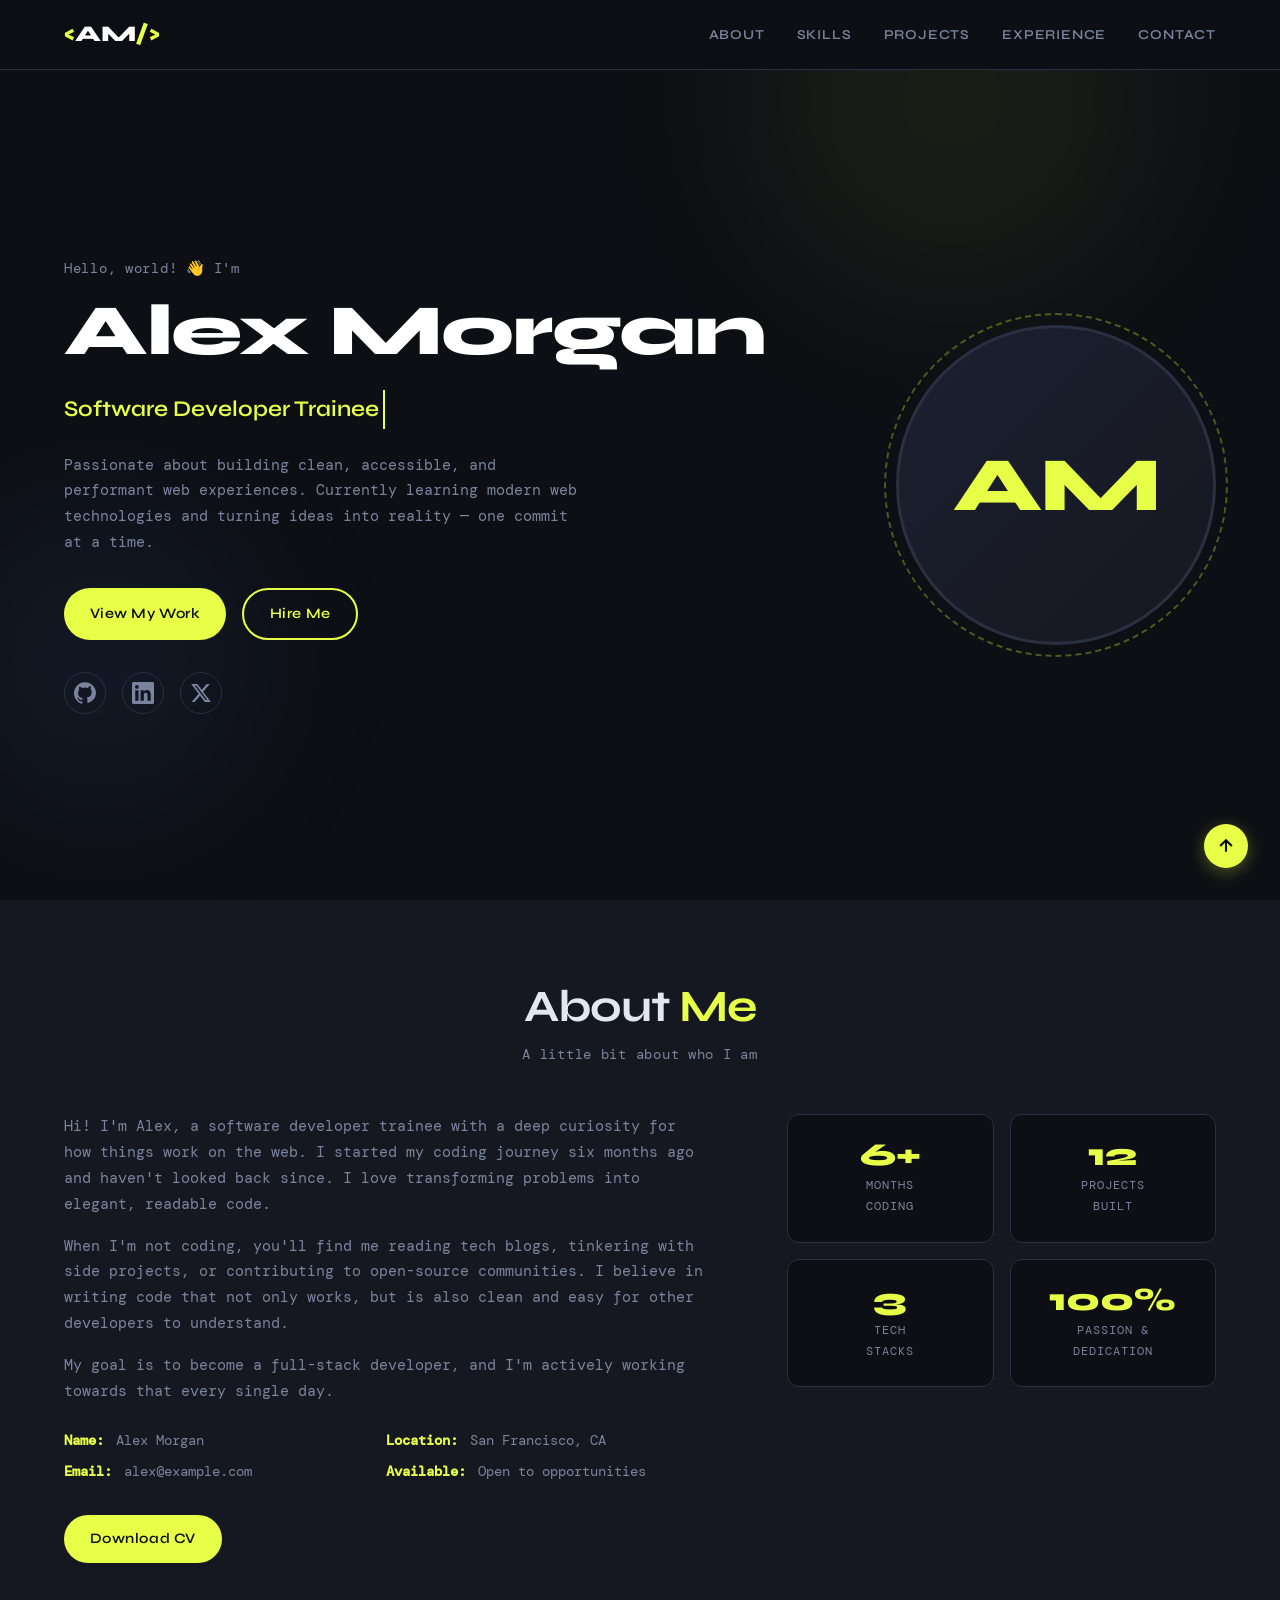
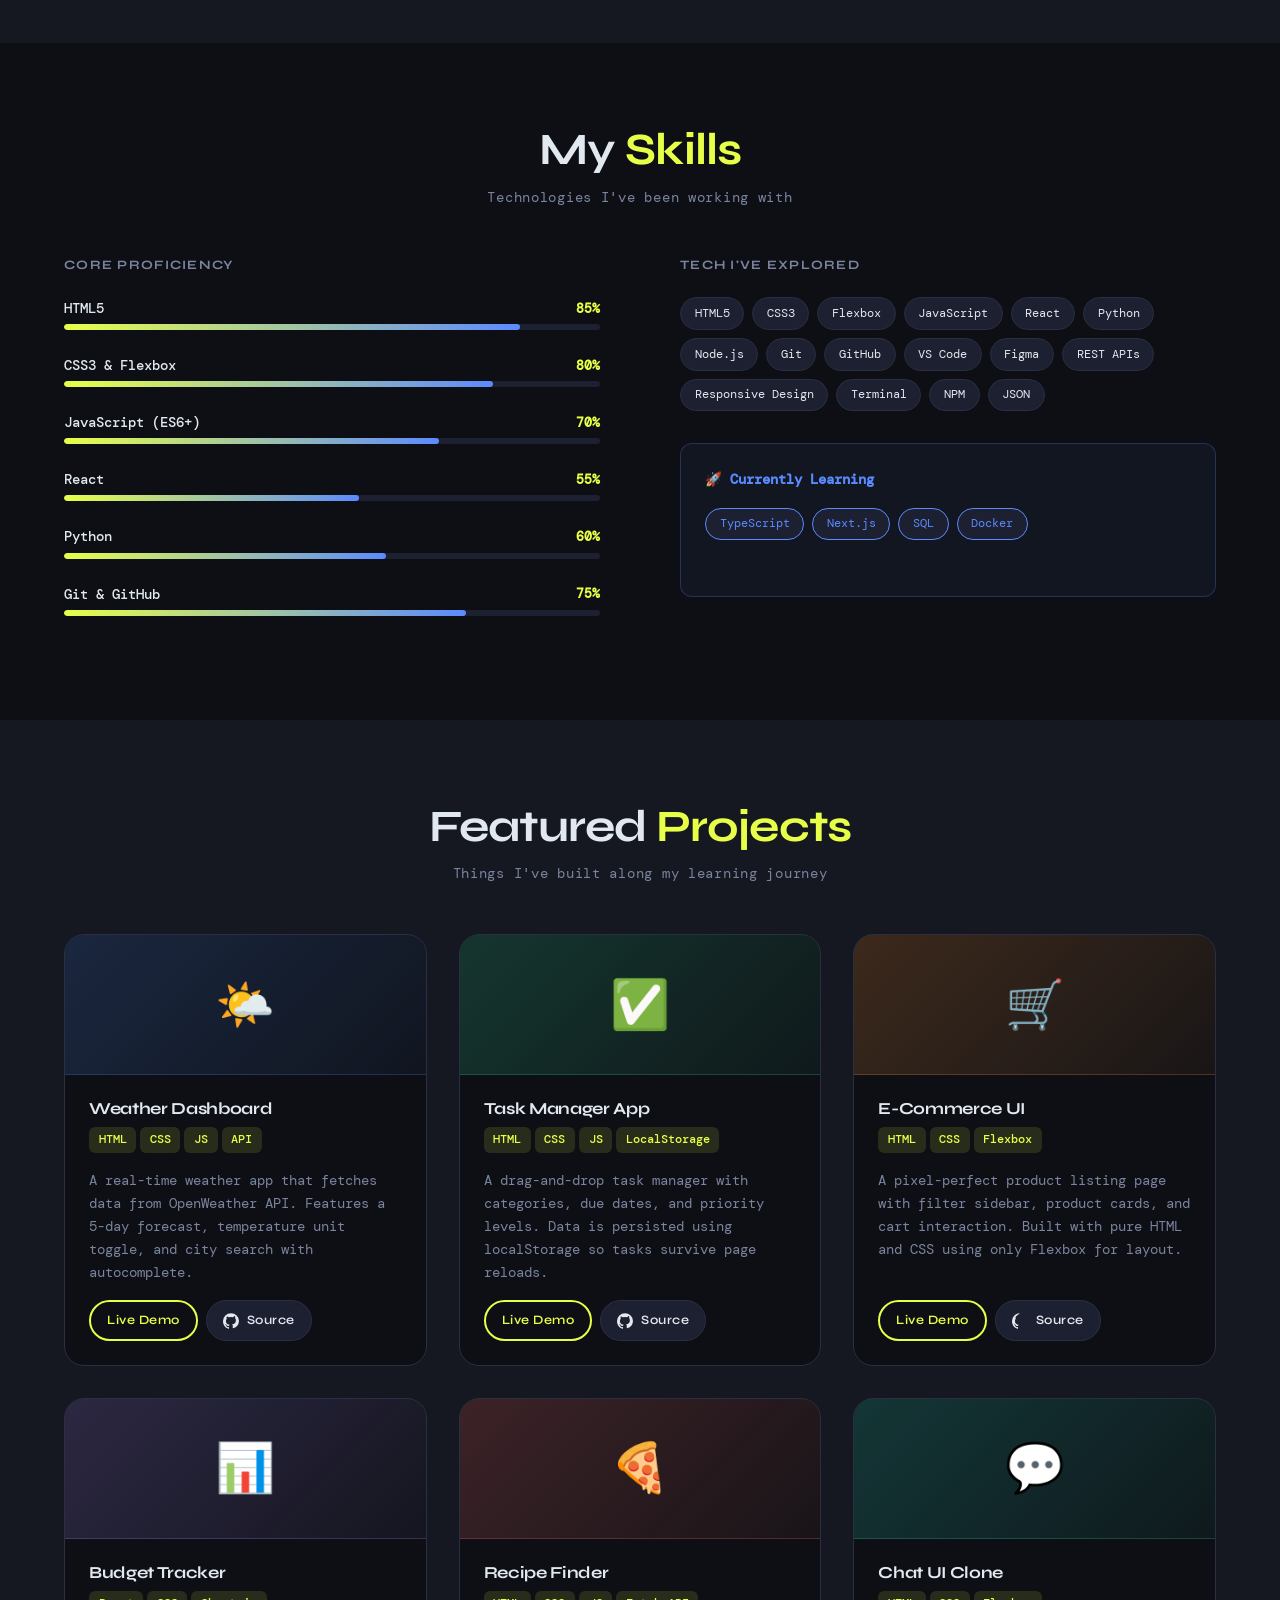
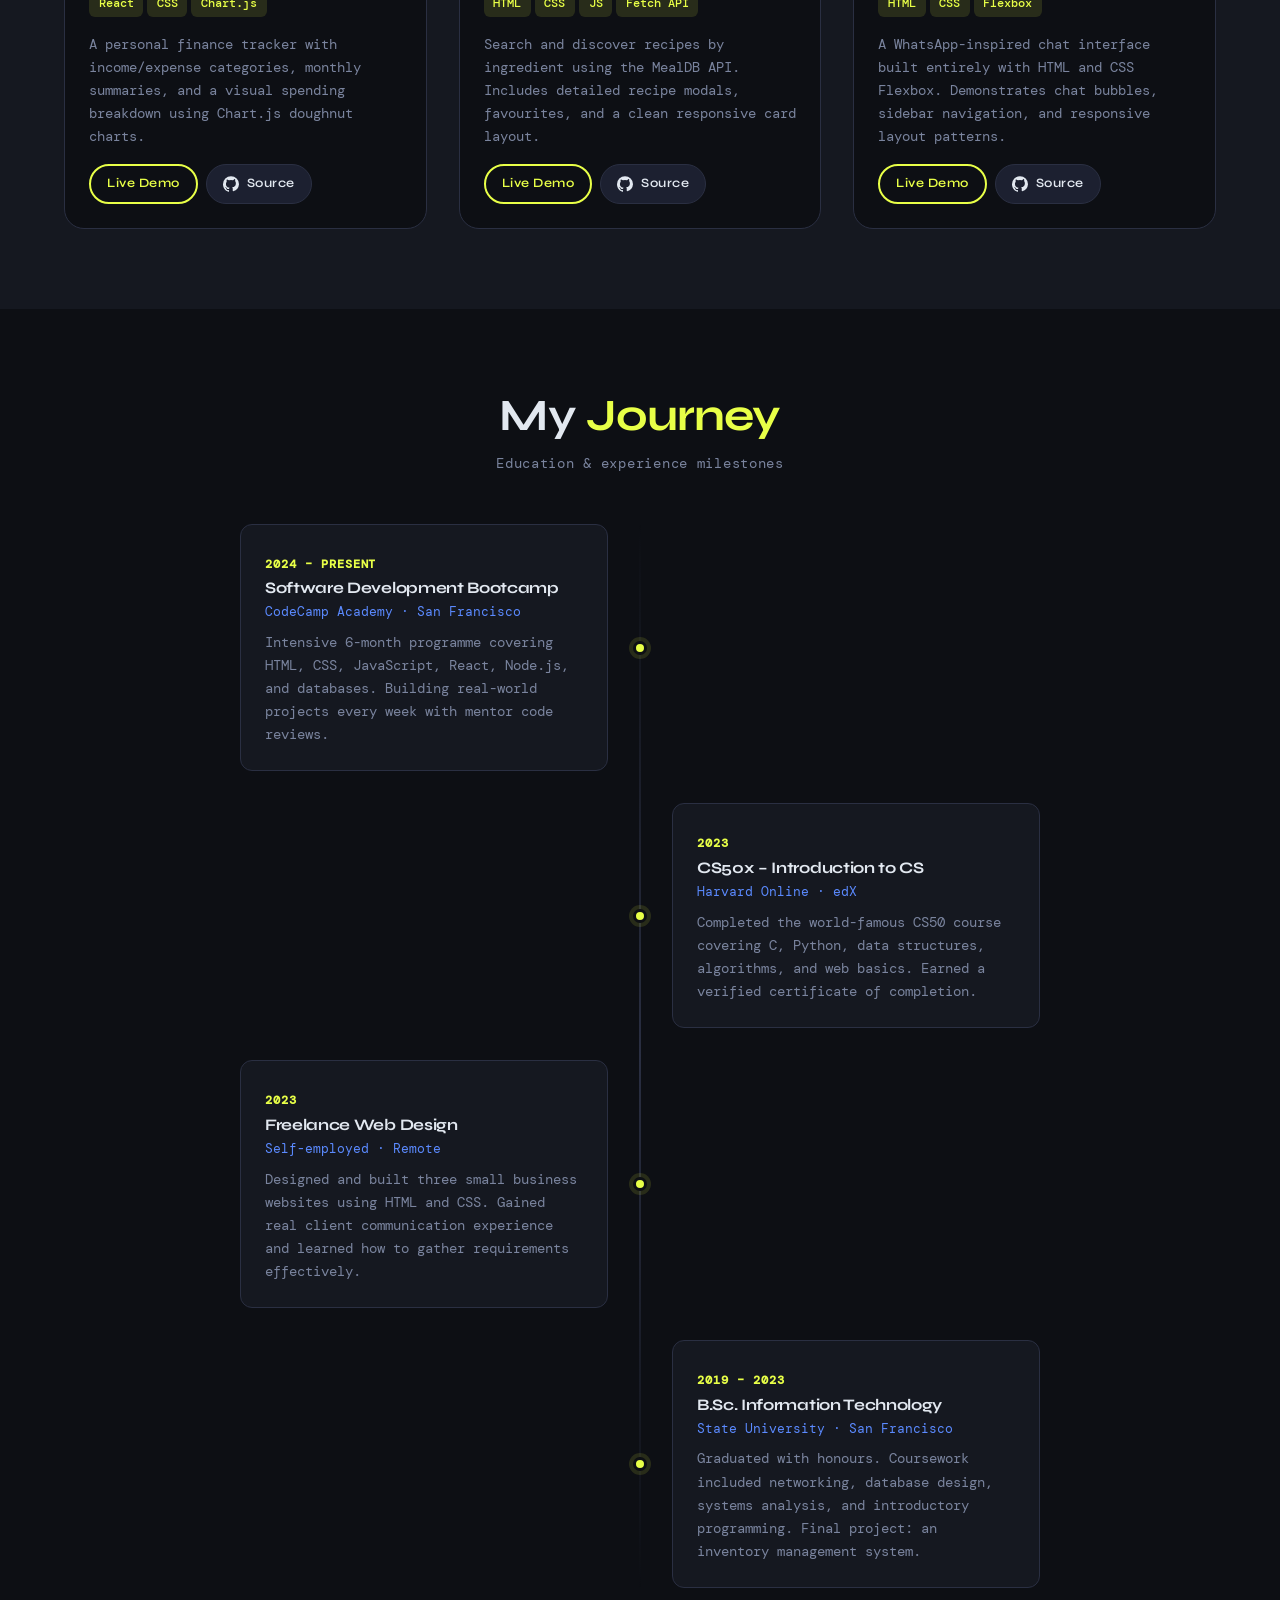
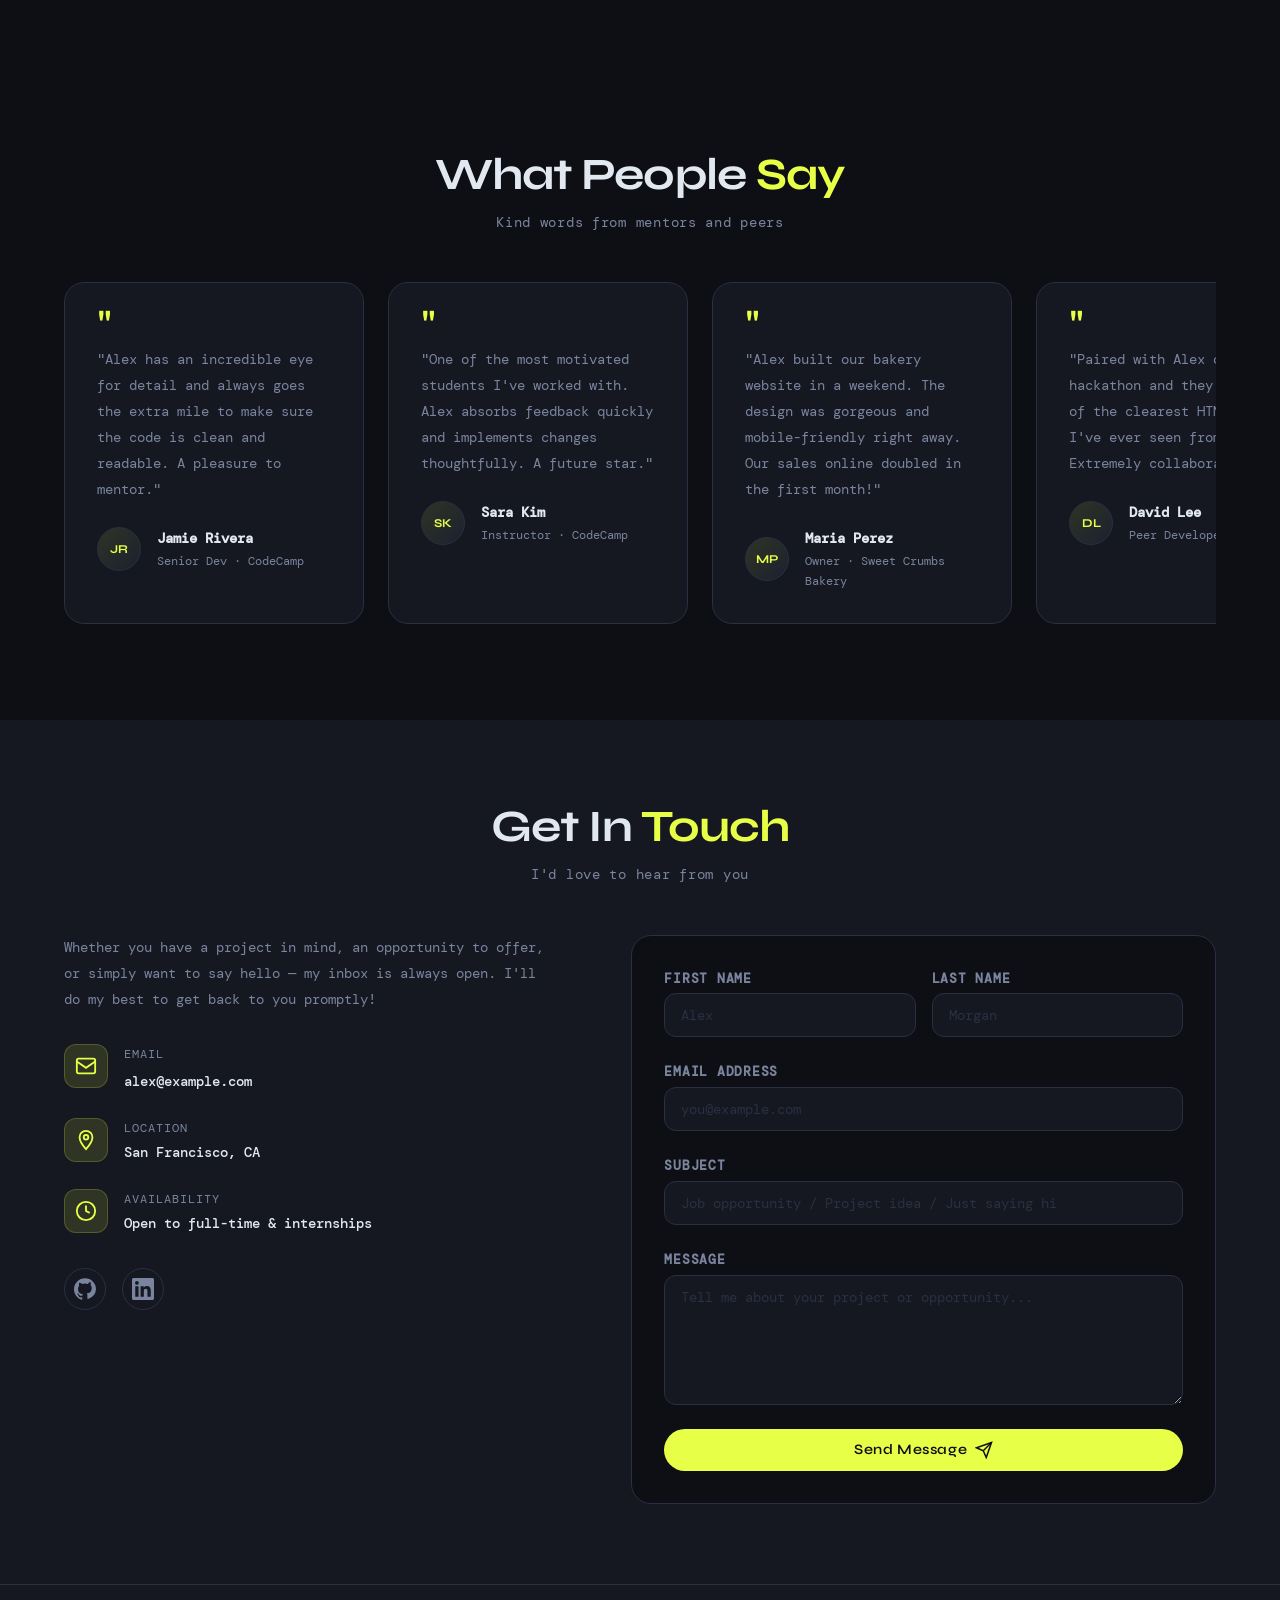
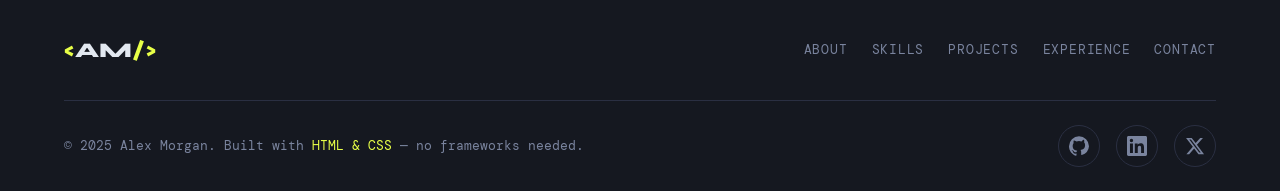
<file: portfolio/index.html>
<!DOCTYPE html>
<html lang="en">

<head>
  <!-- =============================================
       META & SEO
  ============================================= -->
  <meta charset="UTF-8" />
  <meta name="viewport" content="width=device-width, initial-scale=1.0" />
  <meta name="description" content="Alex Morgan – Junior Software Developer Portfolio" />
  <title>Alex Morgan | Developer Portfolio</title>

  <!-- =============================================
       GOOGLE FONTS
       Two fonts loaded:
       • "Syne"      – bold display / headings
       • "DM Mono"   – code-flavoured body text
  ============================================= -->
  <link rel="preconnect" href="https://fonts.googleapis.com" />
  <link rel="preconnect" href="https://fonts.gstatic.com" crossorigin />
  <link
    href="https://fonts.googleapis.com/css2?family=Syne:wght@400;600;700;800&family=DM+Mono:ital,wght@0,300;0,400;0,500;1,300&display=swap"
    rel="stylesheet"
  />

  <!-- External stylesheet -->
  <link rel="stylesheet" href="style.css" />
</head>

<body>

  <!-- =============================================
       NAVIGATION BAR
       Uses flexbox for horizontal layout + space-between
  ============================================= -->
  <header class="navbar">
    <div class="navbar__logo">
      <!-- Simple text logo using a <span> for colour accent -->
      <span class="logo-bracket">&lt;</span>AM<span class="logo-bracket">/&gt;</span>
    </div>

    <!-- Hamburger icon (visible on mobile only) -->
    <input type="checkbox" id="nav-toggle" class="nav-toggle" />
    <label for="nav-toggle" class="hamburger" aria-label="Toggle navigation">
      <span></span>
      <span></span>
      <span></span>
    </label>

    <!-- Nav links – flex row on desktop, flex column on mobile -->
    <nav class="navbar__links">
      <a href="#about">About</a>
      <a href="#skills">Skills</a>
      <a href="#projects">Projects</a>
      <a href="#experience">Experience</a>
      <a href="#contact">Contact</a>
    </nav>
  </header>


  <!-- =============================================
       HERO SECTION
       Full-viewport intro with name, title, CTA
  ============================================= -->
  <section class="hero" id="home">
    <!-- Decorative background blobs (pure CSS circles) -->
    <div class="hero__blob hero__blob--1" aria-hidden="true"></div>
    <div class="hero__blob hero__blob--2" aria-hidden="true"></div>

    <div class="hero__content">
      <!-- Greeting tag line -->
      <p class="hero__tag">Hello, world! 👋 I'm</p>

      <!-- Main heading -->
      <h1 class="hero__name">Alex Morgan</h1>

      <!-- Animated subtitle -->
      <p class="hero__subtitle">
        <span class="typing-wrapper">
          <span class="typing-text">Software Developer Trainee</span>
        </span>
      </p>

      <p class="hero__desc">
        Passionate about building clean, accessible, and performant
        web experiences. Currently learning modern web technologies
        and turning ideas into reality — one commit at a time.
      </p>

      <!-- CTA buttons – flex row -->
      <div class="hero__cta">
        <a href="#projects" class="btn btn--primary">View My Work</a>
        <a href="#contact" class="btn btn--outline">Hire Me</a>
      </div>

      <!-- Social links – flex row -->
      <div class="hero__socials">
        <a href="#" class="social-link" aria-label="GitHub">
          <!-- GitHub SVG icon -->
          <svg viewBox="0 0 24 24" fill="currentColor" width="22" height="22">
            <path d="M12 .3A12 12 0 000 12.3c0 5.3 3.4 9.8 8.2 11.4.6.1.8-.3.8-.6v-2c-3.3.7-4-1.6-4-1.6-.5-1.4-1.3-1.8-1.3-1.8-1.1-.7.1-.7.1-.7 1.2.1 1.8 1.2 1.8 1.2 1.1 1.8 2.8 1.3 3.5 1 .1-.8.4-1.3.8-1.6-2.7-.3-5.5-1.3-5.5-5.9 0-1.3.5-2.4 1.2-3.2 0-.3-.5-1.5.1-3.2 0 0 1-.3 3.3 1.2a11.5 11.5 0 016 0C17 4.1 18 4.4 18 4.4c.6 1.7.2 2.9.1 3.2.8.8 1.2 1.9 1.2 3.2 0 4.6-2.8 5.6-5.5 5.9.4.4.8 1.1.8 2.2v3.3c0 .3.2.7.8.6A12 12 0 0024 12.3 12 12 0 0012 .3z"/>
          </svg>
        </a>
        <a href="#" class="social-link" aria-label="LinkedIn">
          <!-- LinkedIn SVG icon -->
          <svg viewBox="0 0 24 24" fill="currentColor" width="22" height="22">
            <path d="M20.45 20.45h-3.55v-5.57c0-1.33-.03-3.04-1.85-3.04-1.85 0-2.13 1.45-2.13 2.94v5.67H9.37V9h3.41v1.56h.05c.47-.9 1.63-1.85 3.35-1.85 3.58 0 4.25 2.36 4.25 5.43v6.31zM5.34 7.43a2.06 2.06 0 110-4.12 2.06 2.06 0 010 4.12zm1.78 13.02H3.56V9h3.56v11.45zM22.22 0H1.77C.79 0 0 .77 0 1.73v20.54C0 23.23.79 24 1.77 24h20.45C23.2 24 24 23.23 24 22.27V1.73C24 .77 23.2 0 22.22 0z"/>
          </svg>
        </a>
        <a href="#" class="social-link" aria-label="Twitter / X">
          <svg viewBox="0 0 24 24" fill="currentColor" width="22" height="22">
            <path d="M18.244 2.25h3.308l-7.227 8.26 8.502 11.24H16.17l-5.214-6.817L4.99 21.75H1.68l7.73-8.835L1.254 2.25H8.08l4.713 6.231zm-1.161 17.52h1.833L7.084 4.126H5.117z"/>
          </svg>
        </a>
      </div>
    </div>

    <!-- Hero illustration / avatar area -->
    <div class="hero__image">
      <div class="avatar-frame">
        <!-- Placeholder avatar using initials -->
        <div class="avatar-initials">AM</div>
        <!-- Decorative rotating ring -->
        <div class="avatar-ring" aria-hidden="true"></div>
      </div>
    </div>
  </section>


  <!-- =============================================
       ABOUT SECTION
       Two-column flex layout: text + stats cards
  ============================================= -->
  <section class="about section" id="about">
    <div class="container">
      <h2 class="section-title">About <span class="accent">Me</span></h2>
      <p class="section-subtitle">A little bit about who I am</p>

      <!-- Flex row splits into column on mobile -->
      <div class="about__wrapper">

        <!-- Left: bio text -->
        <div class="about__text">
          <p>
            Hi! I'm Alex, a software developer trainee with a deep curiosity
            for how things work on the web. I started my coding journey six
            months ago and haven't looked back since. I love transforming
            problems into elegant, readable code.
          </p>
          <p>
            When I'm not coding, you'll find me reading tech blogs, tinkering
            with side projects, or contributing to open-source communities.
            I believe in writing code that not only works, but is also clean
            and easy for other developers to understand.
          </p>
          <p>
            My goal is to become a full-stack developer, and I'm actively
            working towards that every single day.
          </p>

          <!-- Small info row: flex with wrapping -->
          <ul class="about__info-list">
            <li><span class="info-label">Name:</span> Alex Morgan</li>
            <li><span class="info-label">Location:</span> San Francisco, CA</li>
            <li><span class="info-label">Email:</span> alex@example.com</li>
            <li><span class="info-label">Available:</span> Open to opportunities</li>
          </ul>

          <a href="#" class="btn btn--primary" download>Download CV</a>
        </div>

        <!-- Right: stat cards in a flex-wrap row -->
        <div class="about__stats">
          <div class="stat-card">
            <span class="stat-number">6+</span>
            <span class="stat-label">Months<br>Coding</span>
          </div>
          <div class="stat-card">
            <span class="stat-number">12</span>
            <span class="stat-label">Projects<br>Built</span>
          </div>
          <div class="stat-card">
            <span class="stat-number">3</span>
            <span class="stat-label">Tech<br>Stacks</span>
          </div>
          <div class="stat-card">
            <span class="stat-number">100%</span>
            <span class="stat-label">Passion &amp;<br>Dedication</span>
          </div>
        </div>

      </div>
    </div>
  </section>


  <!-- =============================================
       SKILLS SECTION
       Progress bars + tech-badge pills via flexbox
  ============================================= -->
  <section class="skills section" id="skills">
    <div class="container">
      <h2 class="section-title">My <span class="accent">Skills</span></h2>
      <p class="section-subtitle">Technologies I've been working with</p>

      <!-- Two-column flex layout -->
      <div class="skills__wrapper">

        <!-- Left column: progress bars -->
        <div class="skills__bars">
          <h3 class="skills__group-title">Core Proficiency</h3>

          <!-- Each skill bar: label + bar track + fill -->
          <div class="skill-bar">
            <div class="skill-bar__header">
              <span class="skill-bar__name">HTML5</span>
              <span class="skill-bar__percent">85%</span>
            </div>
            <div class="skill-bar__track">
              <div class="skill-bar__fill" style="--fill: 85%"></div>
            </div>
          </div>

          <div class="skill-bar">
            <div class="skill-bar__header">
              <span class="skill-bar__name">CSS3 &amp; Flexbox</span>
              <span class="skill-bar__percent">80%</span>
            </div>
            <div class="skill-bar__track">
              <div class="skill-bar__fill" style="--fill: 80%"></div>
            </div>
          </div>

          <div class="skill-bar">
            <div class="skill-bar__header">
              <span class="skill-bar__name">JavaScript (ES6+)</span>
              <span class="skill-bar__percent">70%</span>
            </div>
            <div class="skill-bar__track">
              <div class="skill-bar__fill" style="--fill: 70%"></div>
            </div>
          </div>

          <div class="skill-bar">
            <div class="skill-bar__header">
              <span class="skill-bar__name">React</span>
              <span class="skill-bar__percent">55%</span>
            </div>
            <div class="skill-bar__track">
              <div class="skill-bar__fill" style="--fill: 55%"></div>
            </div>
          </div>

          <div class="skill-bar">
            <div class="skill-bar__header">
              <span class="skill-bar__name">Python</span>
              <span class="skill-bar__percent">60%</span>
            </div>
            <div class="skill-bar__track">
              <div class="skill-bar__fill" style="--fill: 60%"></div>
            </div>
          </div>

          <div class="skill-bar">
            <div class="skill-bar__header">
              <span class="skill-bar__name">Git &amp; GitHub</span>
              <span class="skill-bar__percent">75%</span>
            </div>
            <div class="skill-bar__track">
              <div class="skill-bar__fill" style="--fill: 75%"></div>
            </div>
          </div>
        </div>

        <!-- Right column: tech badges (flex-wrap) -->
        <div class="skills__badges">
          <h3 class="skills__group-title">Tech I've Explored</h3>

          <!-- flex-wrap container for pill badges -->
          <div class="badge-cloud">
            <span class="badge">HTML5</span>
            <span class="badge">CSS3</span>
            <span class="badge">Flexbox</span>
            <span class="badge">JavaScript</span>
            <span class="badge">React</span>
            <span class="badge">Python</span>
            <span class="badge">Node.js</span>
            <span class="badge">Git</span>
            <span class="badge">GitHub</span>
            <span class="badge">VS Code</span>
            <span class="badge">Figma</span>
            <span class="badge">REST APIs</span>
            <span class="badge">Responsive Design</span>
            <span class="badge">Terminal</span>
            <span class="badge">NPM</span>
            <span class="badge">JSON</span>
          </div>

          <!-- Learning-now callout card -->
          <div class="learning-card">
            <p class="learning-card__title">🚀 Currently Learning</p>
            <div class="badge-cloud">
              <span class="badge badge--learning">TypeScript</span>
              <span class="badge badge--learning">Next.js</span>
              <span class="badge badge--learning">SQL</span>
              <span class="badge badge--learning">Docker</span>
            </div>
          </div>
        </div>

      </div>
    </div>
  </section>


  <!-- =============================================
       PROJECTS SECTION
       Card layout using flex-wrap
  ============================================= -->
  <section class="projects section" id="projects">
    <div class="container">
      <h2 class="section-title">Featured <span class="accent">Projects</span></h2>
      <p class="section-subtitle">Things I've built along my learning journey</p>

      <!-- Flex-wrap card row -->
      <div class="projects__grid">

        <!-- Project Card 1 -->
        <article class="project-card">
          <!-- Coloured top bar acting as a "screenshot" placeholder -->
          <div class="project-card__image project-card__image--blue">
            <span class="project-card__emoji">🌤️</span>
          </div>
          <div class="project-card__body">
            <div class="project-card__header">
              <h3 class="project-card__title">Weather Dashboard</h3>
              <!-- Tech tags - flex-wrap row -->
              <div class="project-card__tags">
                <span class="tag">HTML</span>
                <span class="tag">CSS</span>
                <span class="tag">JS</span>
                <span class="tag">API</span>
              </div>
            </div>
            <p class="project-card__desc">
              A real-time weather app that fetches data from OpenWeather API.
              Features a 5-day forecast, temperature unit toggle, and
              city search with autocomplete.
            </p>
            <!-- Card footer: flex with space-between -->
            <div class="project-card__footer">
              <a href="#" class="btn btn--small btn--outline">Live Demo</a>
              <a href="#" class="btn btn--small btn--ghost">
                <!-- GitHub icon inline -->
                <svg viewBox="0 0 24 24" fill="currentColor" width="16" height="16">
                  <path d="M12 .3A12 12 0 000 12.3c0 5.3 3.4 9.8 8.2 11.4.6.1.8-.3.8-.6v-2c-3.3.7-4-1.6-4-1.6-.5-1.4-1.3-1.8-1.3-1.8-1.1-.7.1-.7.1-.7 1.2.1 1.8 1.2 1.8 1.2 1.1 1.8 2.8 1.3 3.5 1 .1-.8.4-1.3.8-1.6-2.7-.3-5.5-1.3-5.5-5.9 0-1.3.5-2.4 1.2-3.2 0-.3-.5-1.5.1-3.2 0 0 1-.3 3.3 1.2a11.5 11.5 0 016 0C17 4.1 18 4.4 18 4.4c.6 1.7.2 2.9.1 3.2.8.8 1.2 1.9 1.2 3.2 0 4.6-2.8 5.6-5.5 5.9.4.4.8 1.1.8 2.2v3.3c0 .3.2.7.8.6A12 12 0 0024 12.3 12 12 0 0012 .3z"/>
                </svg>
                Source
              </a>
            </div>
          </div>
        </article>

        <!-- Project Card 2 -->
        <article class="project-card">
          <div class="project-card__image project-card__image--green">
            <span class="project-card__emoji">✅</span>
          </div>
          <div class="project-card__body">
            <div class="project-card__header">
              <h3 class="project-card__title">Task Manager App</h3>
              <div class="project-card__tags">
                <span class="tag">HTML</span>
                <span class="tag">CSS</span>
                <span class="tag">JS</span>
                <span class="tag">LocalStorage</span>
              </div>
            </div>
            <p class="project-card__desc">
              A drag-and-drop task manager with categories, due dates,
              and priority levels. Data is persisted using localStorage
              so tasks survive page reloads.
            </p>
            <div class="project-card__footer">
              <a href="#" class="btn btn--small btn--outline">Live Demo</a>
              <a href="#" class="btn btn--small btn--ghost">
                <svg viewBox="0 0 24 24" fill="currentColor" width="16" height="16">
                  <path d="M12 .3A12 12 0 000 12.3c0 5.3 3.4 9.8 8.2 11.4.6.1.8-.3.8-.6v-2c-3.3.7-4-1.6-4-1.6-.5-1.4-1.3-1.8-1.3-1.8-1.1-.7.1-.7.1-.7 1.2.1 1.8 1.2 1.8 1.2 1.1 1.8 2.8 1.3 3.5 1 .1-.8.4-1.3.8-1.6-2.7-.3-5.5-1.3-5.5-5.9 0-1.3.5-2.4 1.2-3.2 0-.3-.5-1.5.1-3.2 0 0 1-.3 3.3 1.2a11.5 11.5 0 016 0C17 4.1 18 4.4 18 4.4c.6 1.7.2 2.9.1 3.2.8.8 1.2 1.9 1.2 3.2 0 4.6-2.8 5.6-5.5 5.9.4.4.8 1.1.8 2.2v3.3c0 .3.2.7.8.6A12 12 0 0024 12.3 12 12 0 0012 .3z"/>
                </svg>
                Source
              </a>
            </div>
          </div>
        </article>

        <!-- Project Card 3 -->
        <article class="project-card">
          <div class="project-card__image project-card__image--orange">
            <span class="project-card__emoji">🛒</span>
          </div>
          <div class="project-card__body">
            <div class="project-card__header">
              <h3 class="project-card__title">E-Commerce UI</h3>
              <div class="project-card__tags">
                <span class="tag">HTML</span>
                <span class="tag">CSS</span>
                <span class="tag">Flexbox</span>
              </div>
            </div>
            <p class="project-card__desc">
              A pixel-perfect product listing page with filter sidebar,
              product cards, and cart interaction. Built with pure HTML
              and CSS using only Flexbox for layout.
            </p>
            <div class="project-card__footer">
              <a href="#" class="btn btn--small btn--outline">Live Demo</a>
              <a href="#" class="btn btn--small btn--ghost">
                <svg viewBox="0 0 24 24" fill="currentColor" width="16" height="16">
                  <path d="M12 .3A12 12 0 000 12.3c0 5.3 3.4 9.8 8.2 11.4.6.1.8-.3.8-.6v-2c-3.3.7-4-1.6-4-1.6-.5-1.4-1.3-1.8-1.3-1.8-1.1-.7.1-.7.1-.7 1.2.1 1.8 1.2 1.8 1.2 1.1 1.8 2.8 1.3 3.5 1 .1-.8.4-1.3.8-1.6-2.7-.3-5.5-1.3-5.5-5.9 0-1.3.5-2.4 1.2-3.2 0-.3-.5-1.5.1-3.2 0-.3 3.3 1.2a11.5 11.5 0 016 0C17 4.1 18 4.4 18 4.4c.6 1.7.2 2.9.1 3.2.8.8 1.2 1.9 1.2 3.2 0 4.6-2.8 5.6-5.5 5.9.4.4.8 1.1.8 2.2v3.3c0 .3.2.7.8.6A12 12 0 0024 12.3 12 12 0 0012 .3z"/>
                </svg>
                Source
              </a>
            </div>
          </div>
        </article>

        <!-- Project Card 4 -->
        <article class="project-card">
          <div class="project-card__image project-card__image--purple">
            <span class="project-card__emoji">📊</span>
          </div>
          <div class="project-card__body">
            <div class="project-card__header">
              <h3 class="project-card__title">Budget Tracker</h3>
              <div class="project-card__tags">
                <span class="tag">React</span>
                <span class="tag">CSS</span>
                <span class="tag">Chart.js</span>
              </div>
            </div>
            <p class="project-card__desc">
              A personal finance tracker with income/expense categories,
              monthly summaries, and a visual spending breakdown using
              Chart.js doughnut charts.
            </p>
            <div class="project-card__footer">
              <a href="#" class="btn btn--small btn--outline">Live Demo</a>
              <a href="#" class="btn btn--small btn--ghost">
                <svg viewBox="0 0 24 24" fill="currentColor" width="16" height="16">
                  <path d="M12 .3A12 12 0 000 12.3c0 5.3 3.4 9.8 8.2 11.4.6.1.8-.3.8-.6v-2c-3.3.7-4-1.6-4-1.6-.5-1.4-1.3-1.8-1.3-1.8-1.1-.7.1-.7.1-.7 1.2.1 1.8 1.2 1.8 1.2 1.1 1.8 2.8 1.3 3.5 1 .1-.8.4-1.3.8-1.6-2.7-.3-5.5-1.3-5.5-5.9 0-1.3.5-2.4 1.2-3.2 0-.3-.5-1.5.1-3.2 0 0 1-.3 3.3 1.2a11.5 11.5 0 016 0C17 4.1 18 4.4 18 4.4c.6 1.7.2 2.9.1 3.2.8.8 1.2 1.9 1.2 3.2 0 4.6-2.8 5.6-5.5 5.9.4.4.8 1.1.8 2.2v3.3c0 .3.2.7.8.6A12 12 0 0024 12.3 12 12 0 0012 .3z"/>
                </svg>
                Source
              </a>
            </div>
          </div>
        </article>

        <!-- Project Card 5 -->
        <article class="project-card">
          <div class="project-card__image project-card__image--red">
            <span class="project-card__emoji">🍕</span>
          </div>
          <div class="project-card__body">
            <div class="project-card__header">
              <h3 class="project-card__title">Recipe Finder</h3>
              <div class="project-card__tags">
                <span class="tag">HTML</span>
                <span class="tag">CSS</span>
                <span class="tag">JS</span>
                <span class="tag">Fetch API</span>
              </div>
            </div>
            <p class="project-card__desc">
              Search and discover recipes by ingredient using the
              MealDB API. Includes detailed recipe modals, favourites,
              and a clean responsive card layout.
            </p>
            <div class="project-card__footer">
              <a href="#" class="btn btn--small btn--outline">Live Demo</a>
              <a href="#" class="btn btn--small btn--ghost">
                <svg viewBox="0 0 24 24" fill="currentColor" width="16" height="16">
                  <path d="M12 .3A12 12 0 000 12.3c0 5.3 3.4 9.8 8.2 11.4.6.1.8-.3.8-.6v-2c-3.3.7-4-1.6-4-1.6-.5-1.4-1.3-1.8-1.3-1.8-1.1-.7.1-.7.1-.7 1.2.1 1.8 1.2 1.8 1.2 1.1 1.8 2.8 1.3 3.5 1 .1-.8.4-1.3.8-1.6-2.7-.3-5.5-1.3-5.5-5.9 0-1.3.5-2.4 1.2-3.2 0-.3-.5-1.5.1-3.2 0 0 1-.3 3.3 1.2a11.5 11.5 0 016 0C17 4.1 18 4.4 18 4.4c.6 1.7.2 2.9.1 3.2.8.8 1.2 1.9 1.2 3.2 0 4.6-2.8 5.6-5.5 5.9.4.4.8 1.1.8 2.2v3.3c0 .3.2.7.8.6A12 12 0 0024 12.3 12 12 0 0012 .3z"/>
                </svg>
                Source
              </a>
            </div>
          </div>
        </article>

        <!-- Project Card 6 -->
        <article class="project-card">
          <div class="project-card__image project-card__image--teal">
            <span class="project-card__emoji">💬</span>
          </div>
          <div class="project-card__body">
            <div class="project-card__header">
              <h3 class="project-card__title">Chat UI Clone</h3>
              <div class="project-card__tags">
                <span class="tag">HTML</span>
                <span class="tag">CSS</span>
                <span class="tag">Flexbox</span>
              </div>
            </div>
            <p class="project-card__desc">
              A WhatsApp-inspired chat interface built entirely with
              HTML and CSS Flexbox. Demonstrates chat bubbles,
              sidebar navigation, and responsive layout patterns.
            </p>
            <div class="project-card__footer">
              <a href="#" class="btn btn--small btn--outline">Live Demo</a>
              <a href="#" class="btn btn--small btn--ghost">
                <svg viewBox="0 0 24 24" fill="currentColor" width="16" height="16">
                  <path d="M12 .3A12 12 0 000 12.3c0 5.3 3.4 9.8 8.2 11.4.6.1.8-.3.8-.6v-2c-3.3.7-4-1.6-4-1.6-.5-1.4-1.3-1.8-1.3-1.8-1.1-.7.1-.7.1-.7 1.2.1 1.8 1.2 1.8 1.2 1.1 1.8 2.8 1.3 3.5 1 .1-.8.4-1.3.8-1.6-2.7-.3-5.5-1.3-5.5-5.9 0-1.3.5-2.4 1.2-3.2 0-.3-.5-1.5.1-3.2 0 0 1-.3 3.3 1.2a11.5 11.5 0 016 0C17 4.1 18 4.4 18 4.4c.6 1.7.2 2.9.1 3.2.8.8 1.2 1.9 1.2 3.2 0 4.6-2.8 5.6-5.5 5.9.4.4.8 1.1.8 2.2v3.3c0 .3.2.7.8.6A12 12 0 0024 12.3 12 12 0 0012 .3z"/>
                </svg>
                Source
              </a>
            </div>
          </div>
        </article>

      </div><!-- /.projects__grid -->
    </div>
  </section>


  <!-- =============================================
       EXPERIENCE / TIMELINE SECTION
       Vertical timeline using flex column + pseudo-elements
  ============================================= -->
  <section class="experience section" id="experience">
    <div class="container">
      <h2 class="section-title">My <span class="accent">Journey</span></h2>
      <p class="section-subtitle">Education & experience milestones</p>

      <!-- Timeline: flex column, items alternate left/right on desktop -->
      <div class="timeline">

        <!-- Timeline item 1 -->
        <div class="timeline__item timeline__item--left">
          <div class="timeline__dot"></div>
          <div class="timeline__card">
            <span class="timeline__date">2024 – Present</span>
            <h3 class="timeline__title">Software Development Bootcamp</h3>
            <p class="timeline__place">CodeCamp Academy · San Francisco</p>
            <p class="timeline__desc">
              Intensive 6-month programme covering HTML, CSS, JavaScript,
              React, Node.js, and databases. Building real-world projects
              every week with mentor code reviews.
            </p>
          </div>
        </div>

        <!-- Timeline item 2 -->
        <div class="timeline__item timeline__item--right">
          <div class="timeline__dot"></div>
          <div class="timeline__card">
            <span class="timeline__date">2023</span>
            <h3 class="timeline__title">CS50x – Introduction to CS</h3>
            <p class="timeline__place">Harvard Online · edX</p>
            <p class="timeline__desc">
              Completed the world-famous CS50 course covering C, Python,
              data structures, algorithms, and web basics. Earned a
              verified certificate of completion.
            </p>
          </div>
        </div>

        <!-- Timeline item 3 -->
        <div class="timeline__item timeline__item--left">
          <div class="timeline__dot"></div>
          <div class="timeline__card">
            <span class="timeline__date">2023</span>
            <h3 class="timeline__title">Freelance Web Design</h3>
            <p class="timeline__place">Self-employed · Remote</p>
            <p class="timeline__desc">
              Designed and built three small business websites using HTML
              and CSS. Gained real client communication experience and
              learned how to gather requirements effectively.
            </p>
          </div>
        </div>

        <!-- Timeline item 4 -->
        <div class="timeline__item timeline__item--right">
          <div class="timeline__dot"></div>
          <div class="timeline__card">
            <span class="timeline__date">2019 – 2023</span>
            <h3 class="timeline__title">B.Sc. Information Technology</h3>
            <p class="timeline__place">State University · San Francisco</p>
            <p class="timeline__desc">
              Graduated with honours. Coursework included networking,
              database design, systems analysis, and introductory
              programming. Final project: an inventory management system.
            </p>
          </div>
        </div>

      </div><!-- /.timeline -->
    </div>
  </section>


  <!-- =============================================
       TESTIMONIALS SECTION
       Horizontal scrollable row of quote cards
  ============================================= -->
  <section class="testimonials section" id="testimonials">
    <div class="container">
      <h2 class="section-title">What People <span class="accent">Say</span></h2>
      <p class="section-subtitle">Kind words from mentors and peers</p>

      <!-- flex row that allows horizontal scroll on overflow -->
      <div class="testimonials__track">

        <blockquote class="testimonial-card">
          <p class="testimonial-card__quote">
            "Alex has an incredible eye for detail and always goes the
            extra mile to make sure the code is clean and readable.
            A pleasure to mentor."
          </p>
          <footer class="testimonial-card__footer">
            <div class="testimonial-card__avatar">JR</div>
            <div>
              <cite class="testimonial-card__name">Jamie Rivera</cite>
              <span class="testimonial-card__role">Senior Dev · CodeCamp</span>
            </div>
          </footer>
        </blockquote>

        <blockquote class="testimonial-card">
          <p class="testimonial-card__quote">
            "One of the most motivated students I've worked with.
            Alex absorbs feedback quickly and implements changes
            thoughtfully. A future star."
          </p>
          <footer class="testimonial-card__footer">
            <div class="testimonial-card__avatar">SK</div>
            <div>
              <cite class="testimonial-card__name">Sara Kim</cite>
              <span class="testimonial-card__role">Instructor · CodeCamp</span>
            </div>
          </footer>
        </blockquote>

        <blockquote class="testimonial-card">
          <p class="testimonial-card__quote">
            "Alex built our bakery website in a weekend. The design
            was gorgeous and mobile-friendly right away. Our sales
            online doubled in the first month!"
          </p>
          <footer class="testimonial-card__footer">
            <div class="testimonial-card__avatar">MP</div>
            <div>
              <cite class="testimonial-card__name">Maria Perez</cite>
              <span class="testimonial-card__role">Owner · Sweet Crumbs Bakery</span>
            </div>
          </footer>
        </blockquote>

        <blockquote class="testimonial-card">
          <p class="testimonial-card__quote">
            "Paired with Alex on a hackathon and they wrote some of
            the clearest HTML and CSS I've ever seen from a junior.
            Extremely collaborative too."
          </p>
          <footer class="testimonial-card__footer">
            <div class="testimonial-card__avatar">DL</div>
            <div>
              <cite class="testimonial-card__name">David Lee</cite>
              <span class="testimonial-card__role">Peer Developer</span>
            </div>
          </footer>
        </blockquote>

      </div><!-- /.testimonials__track -->
    </div>
  </section>


  <!-- =============================================
       CONTACT SECTION
       Two-column flex: info + form
  ============================================= -->
  <section class="contact section" id="contact">
    <div class="container">
      <h2 class="section-title">Get In <span class="accent">Touch</span></h2>
      <p class="section-subtitle">I'd love to hear from you</p>

      <!-- flex row (column on mobile) -->
      <div class="contact__wrapper">

        <!-- Left: contact info -->
        <div class="contact__info">
          <p class="contact__intro">
            Whether you have a project in mind, an opportunity to offer,
            or simply want to say hello — my inbox is always open.
            I'll do my best to get back to you promptly!
          </p>

          <!-- Info items: each is a flex row -->
          <div class="contact-items">

            <div class="contact-item">
              <!-- Email icon -->
              <div class="contact-item__icon">
                <svg viewBox="0 0 24 24" fill="none" stroke="currentColor" stroke-width="2" width="22" height="22">
                  <rect x="2" y="4" width="20" height="16" rx="2"/>
                  <path d="M2 7l10 7 10-7"/>
                </svg>
              </div>
              <div>
                <p class="contact-item__label">Email</p>
                <a href="mailto:alex@example.com" class="contact-item__value">alex@example.com</a>
              </div>
            </div>

            <div class="contact-item">
              <!-- Location icon -->
              <div class="contact-item__icon">
                <svg viewBox="0 0 24 24" fill="none" stroke="currentColor" stroke-width="2" width="22" height="22">
                  <path d="M12 2C8.13 2 5 5.13 5 9c0 5.25 7 13 7 13s7-7.75 7-13c0-3.87-3.13-7-7-7z"/>
                  <circle cx="12" cy="9" r="2.5"/>
                </svg>
              </div>
              <div>
                <p class="contact-item__label">Location</p>
                <p class="contact-item__value">San Francisco, CA</p>
              </div>
            </div>

            <div class="contact-item">
              <!-- Availability icon -->
              <div class="contact-item__icon">
                <svg viewBox="0 0 24 24" fill="none" stroke="currentColor" stroke-width="2" width="22" height="22">
                  <circle cx="12" cy="12" r="10"/>
                  <path d="M12 6v6l4 2"/>
                </svg>
              </div>
              <div>
                <p class="contact-item__label">Availability</p>
                <p class="contact-item__value">Open to full-time &amp; internships</p>
              </div>
            </div>

          </div><!-- /.contact-items -->

          <!-- Social links row -->
          <div class="contact__socials">
            <a href="#" class="social-link" aria-label="GitHub">
              <svg viewBox="0 0 24 24" fill="currentColor" width="22" height="22">
                <path d="M12 .3A12 12 0 000 12.3c0 5.3 3.4 9.8 8.2 11.4.6.1.8-.3.8-.6v-2c-3.3.7-4-1.6-4-1.6-.5-1.4-1.3-1.8-1.3-1.8-1.1-.7.1-.7.1-.7 1.2.1 1.8 1.2 1.8 1.2 1.1 1.8 2.8 1.3 3.5 1 .1-.8.4-1.3.8-1.6-2.7-.3-5.5-1.3-5.5-5.9 0-1.3.5-2.4 1.2-3.2 0-.3-.5-1.5.1-3.2 0 0 1-.3 3.3 1.2a11.5 11.5 0 016 0C17 4.1 18 4.4 18 4.4c.6 1.7.2 2.9.1 3.2.8.8 1.2 1.9 1.2 3.2 0 4.6-2.8 5.6-5.5 5.9.4.4.8 1.1.8 2.2v3.3c0 .3.2.7.8.6A12 12 0 0024 12.3 12 12 0 0012 .3z"/>
              </svg>
            </a>
            <a href="#" class="social-link" aria-label="LinkedIn">
              <svg viewBox="0 0 24 24" fill="currentColor" width="22" height="22">
                <path d="M20.45 20.45h-3.55v-5.57c0-1.33-.03-3.04-1.85-3.04-1.85 0-2.13 1.45-2.13 2.94v5.67H9.37V9h3.41v1.56h.05c.47-.9 1.63-1.85 3.35-1.85 3.58 0 4.25 2.36 4.25 5.43v6.31zM5.34 7.43a2.06 2.06 0 110-4.12 2.06 2.06 0 010 4.12zm1.78 13.02H3.56V9h3.56v11.45zM22.22 0H1.77C.79 0 0 .77 0 1.73v20.54C0 23.23.79 24 1.77 24h20.45C23.2 24 24 23.23 24 22.27V1.73C24 .77 23.2 0 22.22 0z"/>
              </svg>
            </a>
          </div>

        </div><!-- /.contact__info -->

        <!-- Right: contact form -->
        <div class="contact__form-wrapper">
          <!-- NOTE: action="" should point to your backend/service like Formspree -->
          <form class="contact-form" action="#" method="POST" novalidate>

            <!-- Name row: two fields side by side (flex on desktop) -->
            <div class="form-row">
              <div class="form-group">
                <label for="first-name" class="form-label">First Name</label>
                <input
                  type="text"
                  id="first-name"
                  name="first-name"
                  class="form-input"
                  placeholder="Alex"
                  required
                  autocomplete="given-name"
                />
              </div>
              <div class="form-group">
                <label for="last-name" class="form-label">Last Name</label>
                <input
                  type="text"
                  id="last-name"
                  name="last-name"
                  class="form-input"
                  placeholder="Morgan"
                  required
                  autocomplete="family-name"
                />
              </div>
            </div>

            <!-- Email -->
            <div class="form-group">
              <label for="email" class="form-label">Email Address</label>
              <input
                type="email"
                id="email"
                name="email"
                class="form-input"
                placeholder="you@example.com"
                required
                autocomplete="email"
              />
            </div>

            <!-- Subject -->
            <div class="form-group">
              <label for="subject" class="form-label">Subject</label>
              <input
                type="text"
                id="subject"
                name="subject"
                class="form-input"
                placeholder="Job opportunity / Project idea / Just saying hi"
                required
              />
            </div>

            <!-- Message -->
            <div class="form-group">
              <label for="message" class="form-label">Message</label>
              <textarea
                id="message"
                name="message"
                class="form-input form-textarea"
                placeholder="Tell me about your project or opportunity..."
                rows="5"
                required
              ></textarea>
            </div>

            <!-- Submit button -->
            <button type="submit" class="btn btn--primary btn--full">
              Send Message
              <!-- Send icon -->
              <svg viewBox="0 0 24 24" fill="none" stroke="currentColor" stroke-width="2" width="18" height="18">
                <path d="M22 2L11 13"/>
                <path d="M22 2L15 22 11 13 2 9l20-7z"/>
              </svg>
            </button>

          </form>
        </div><!-- /.contact__form-wrapper -->

      </div><!-- /.contact__wrapper -->
    </div>
  </section>


  <!-- =============================================
       FOOTER
       Flex layout: logo + links + copyright
  ============================================= -->
  <footer class="footer">
    <div class="container">

      <!-- Top row: logo + nav links -->
      <div class="footer__top">
        <div class="footer__logo">
          <span class="logo-bracket">&lt;</span>AM<span class="logo-bracket">/&gt;</span>
        </div>

        <!-- Footer links in a flex row -->
        <nav class="footer__nav" aria-label="Footer navigation">
          <a href="#about">About</a>
          <a href="#skills">Skills</a>
          <a href="#projects">Projects</a>
          <a href="#experience">Experience</a>
          <a href="#contact">Contact</a>
        </nav>
      </div>

      <!-- Divider -->
      <hr class="footer__divider" />

      <!-- Bottom row: copyright + socials -->
      <div class="footer__bottom">
        <p class="footer__copy">
          &copy; 2025 Alex Morgan. Built with
          <span class="accent">HTML &amp; CSS</span> — no frameworks needed.
        </p>

        <!-- Social icons row -->
        <div class="footer__socials">
          <a href="#" class="social-link" aria-label="GitHub">
            <svg viewBox="0 0 24 24" fill="currentColor" width="20" height="20">
              <path d="M12 .3A12 12 0 000 12.3c0 5.3 3.4 9.8 8.2 11.4.6.1.8-.3.8-.6v-2c-3.3.7-4-1.6-4-1.6-.5-1.4-1.3-1.8-1.3-1.8-1.1-.7.1-.7.1-.7 1.2.1 1.8 1.2 1.8 1.2 1.1 1.8 2.8 1.3 3.5 1 .1-.8.4-1.3.8-1.6-2.7-.3-5.5-1.3-5.5-5.9 0-1.3.5-2.4 1.2-3.2 0-.3-.5-1.5.1-3.2 0 0 1-.3 3.3 1.2a11.5 11.5 0 016 0C17 4.1 18 4.4 18 4.4c.6 1.7.2 2.9.1 3.2.8.8 1.2 1.9 1.2 3.2 0 4.6-2.8 5.6-5.5 5.9.4.4.8 1.1.8 2.2v3.3c0 .3.2.7.8.6A12 12 0 0024 12.3 12 12 0 0012 .3z"/>
            </svg>
          </a>
          <a href="#" class="social-link" aria-label="LinkedIn">
            <svg viewBox="0 0 24 24" fill="currentColor" width="20" height="20">
              <path d="M20.45 20.45h-3.55v-5.57c0-1.33-.03-3.04-1.85-3.04-1.85 0-2.13 1.45-2.13 2.94v5.67H9.37V9h3.41v1.56h.05c.47-.9 1.63-1.85 3.35-1.85 3.58 0 4.25 2.36 4.25 5.43v6.31zM5.34 7.43a2.06 2.06 0 110-4.12 2.06 2.06 0 010 4.12zm1.78 13.02H3.56V9h3.56v11.45zM22.22 0H1.77C.79 0 0 .77 0 1.73v20.54C0 23.23.79 24 1.77 24h20.45C23.2 24 24 23.23 24 22.27V1.73C24 .77 23.2 0 22.22 0z"/>
            </svg>
          </a>
          <a href="#" class="social-link" aria-label="Twitter/X">
            <svg viewBox="0 0 24 24" fill="currentColor" width="20" height="20">
              <path d="M18.244 2.25h3.308l-7.227 8.26 8.502 11.24H16.17l-5.214-6.817L4.99 21.75H1.68l7.73-8.835L1.254 2.25H8.08l4.713 6.231zm-1.161 17.52h1.833L7.084 4.126H5.117z"/>
            </svg>
          </a>
        </div>
      </div>

    </div>
  </footer>

  <!-- Back-to-top button -->
  <a href="#home" class="back-to-top" aria-label="Back to top">
    <svg viewBox="0 0 24 24" fill="none" stroke="currentColor" stroke-width="2.5" width="20" height="20">
      <path d="M12 19V5M5 12l7-7 7 7"/>
    </svg>
  </a>

</body>
</html>
</file>
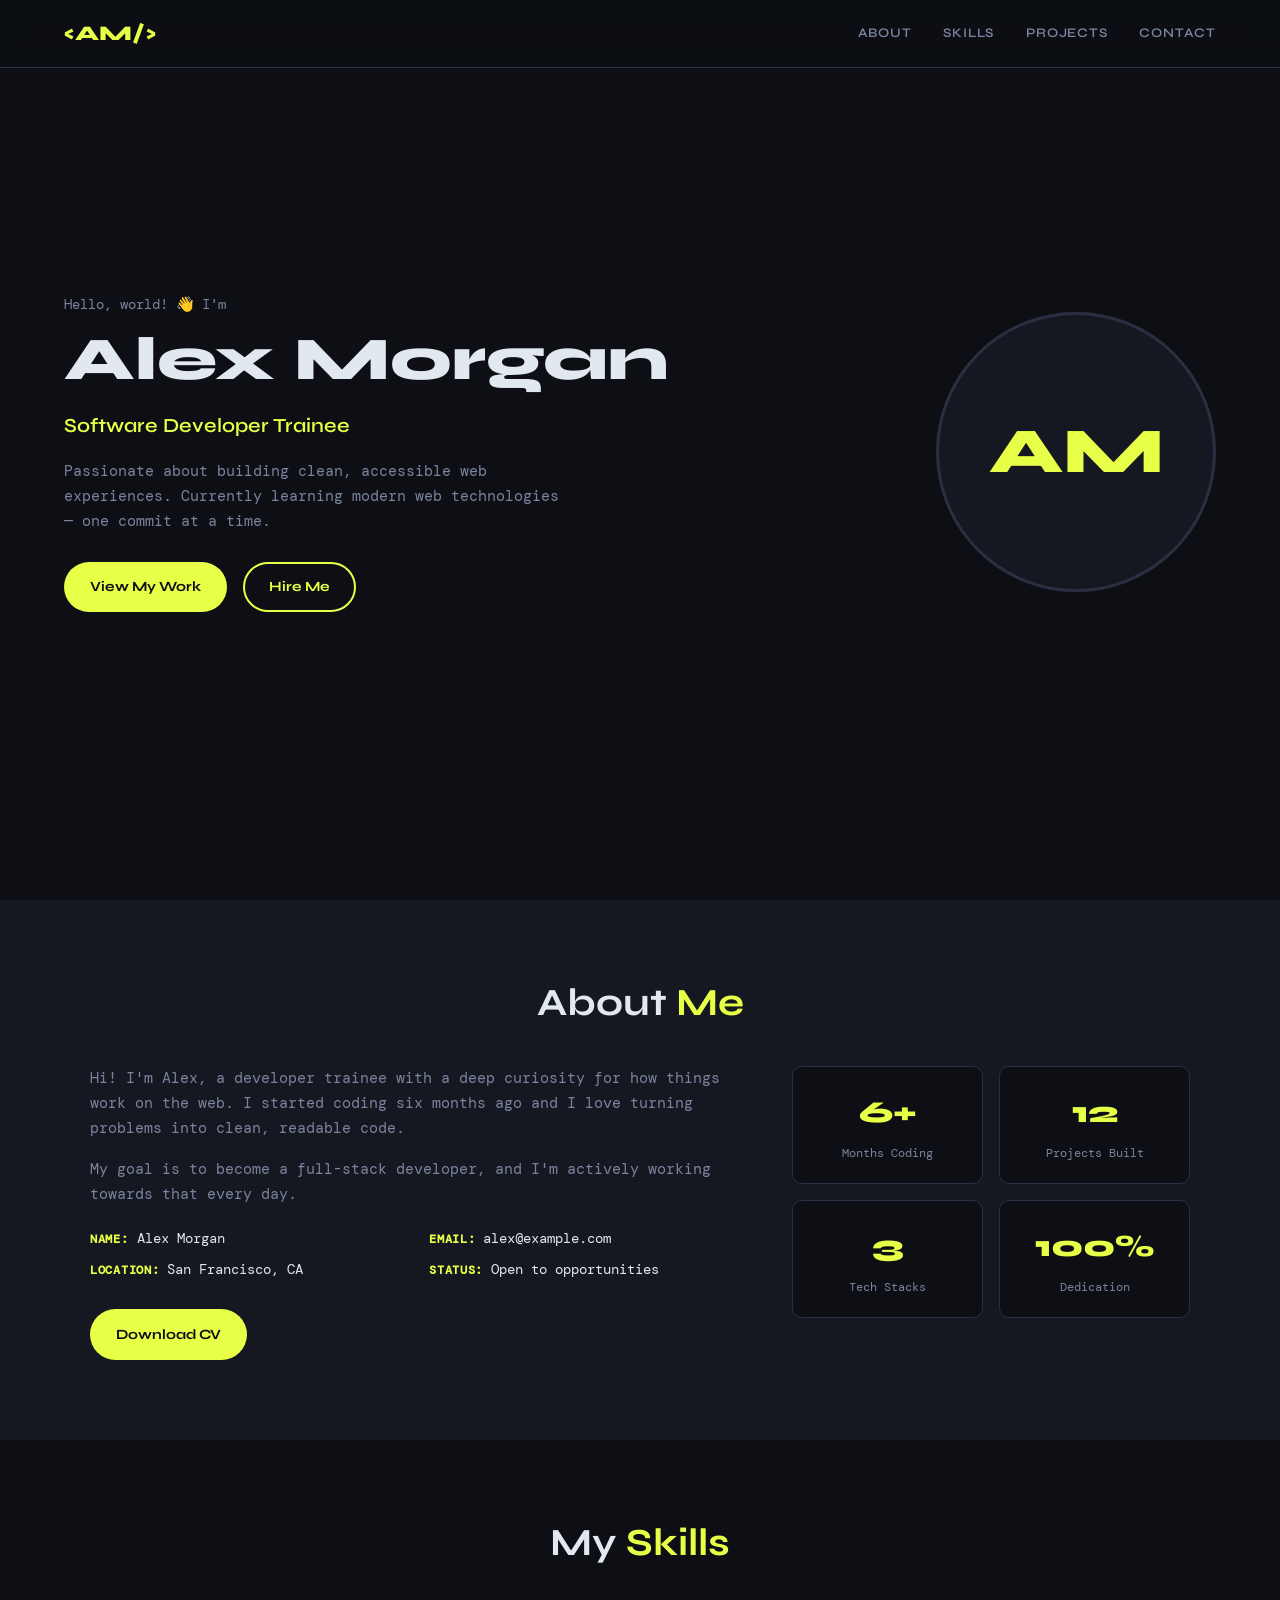
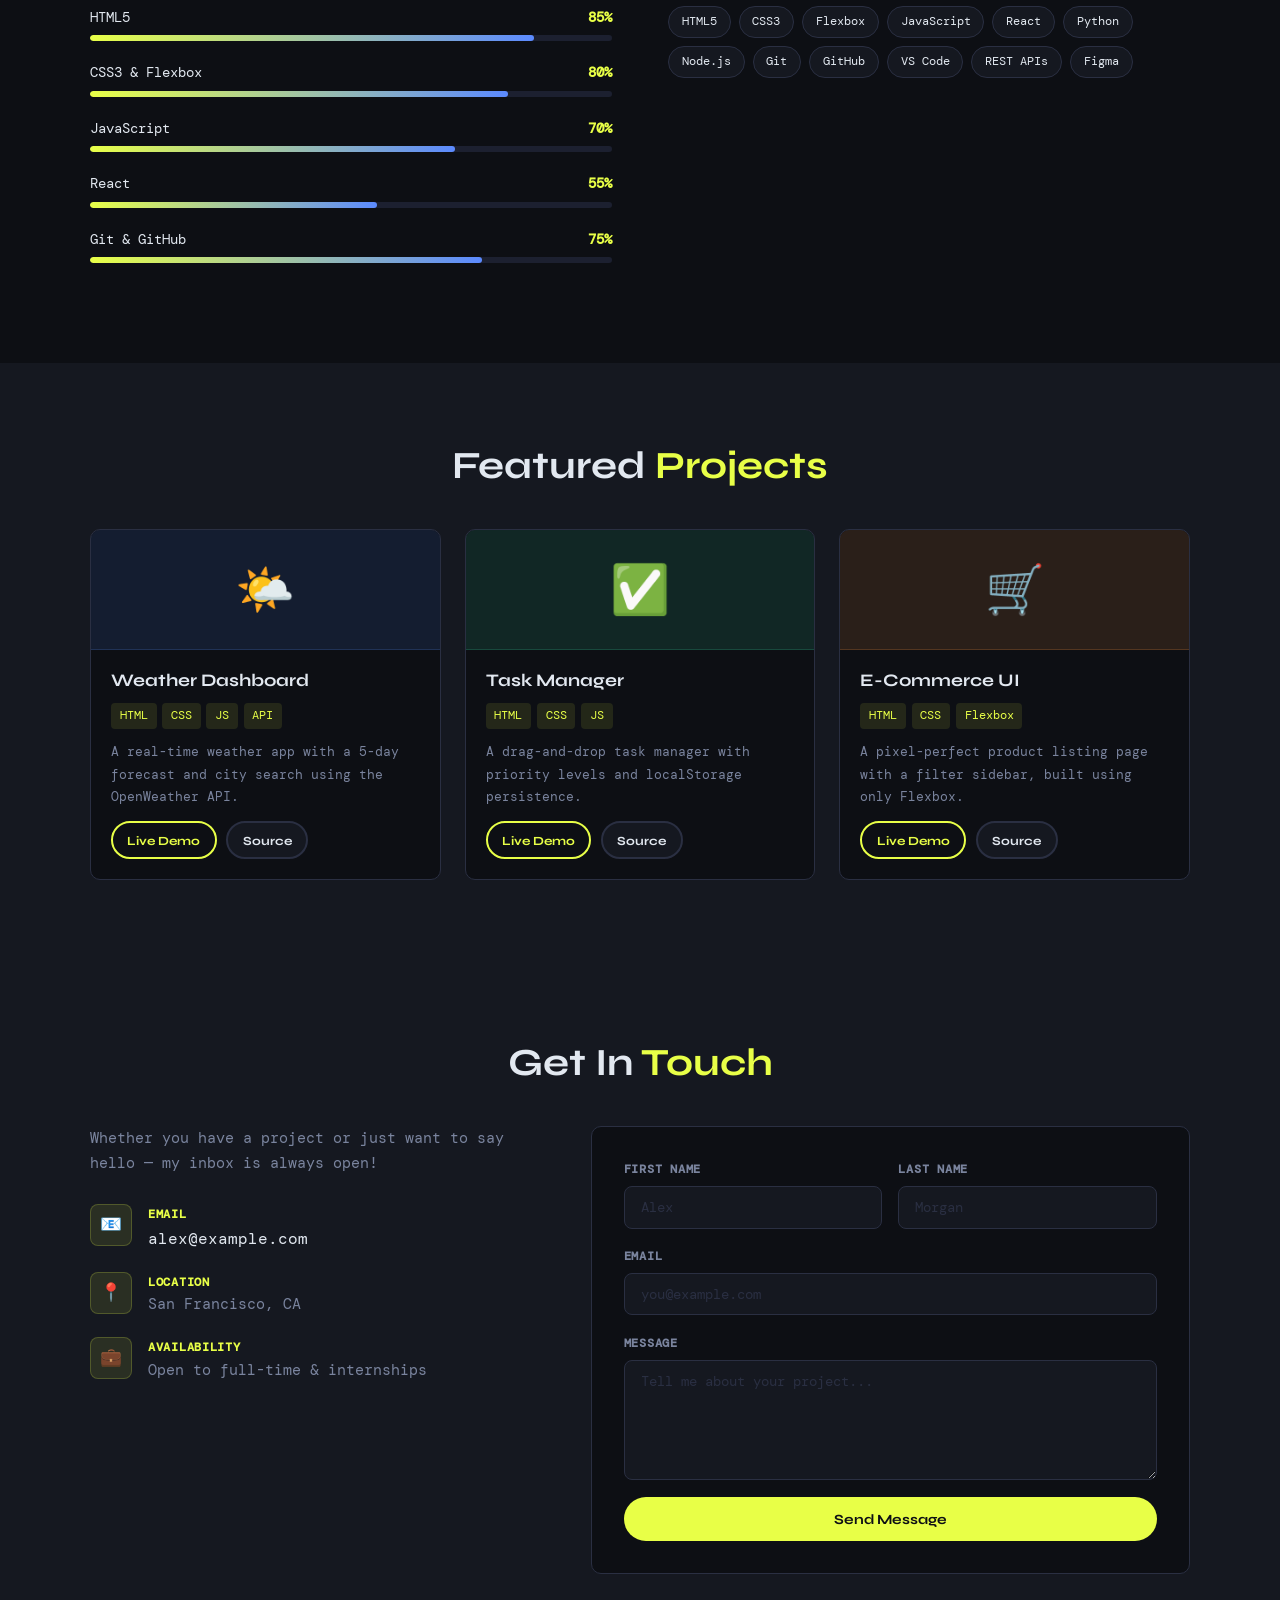
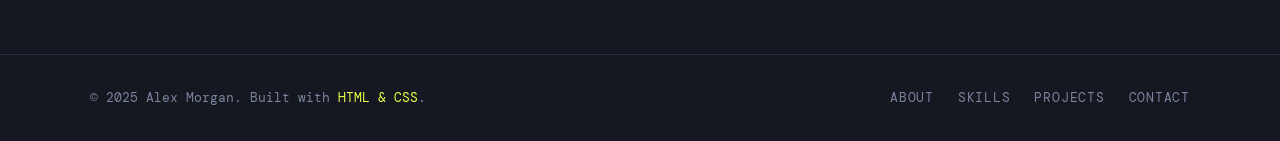
<file: portfolio/index2.html>
<!doctype html>
<html lang="en">
  <head>
    <meta charset="UTF-8" />
    <meta name="viewport" content="width=device-width, initial-scale=1.0" />
    <title>Alex Morgan | Developer Portfolio</title>
    <link rel="preconnect" href="https://fonts.googleapis.com" />
    <link
      href="https://fonts.googleapis.com/css2?family=Syne:wght@400;700;800&family=DM+Mono:wght@300;400&display=swap"
      rel="stylesheet"
    />
    <link rel="stylesheet" href="style2.css" />
  </head>

  <body>
    <!-- ========== NAVBAR ========== -->
    <!-- Flex row: logo on left, links on right -->
    <header class="navbar">
      <div class="logo">&lt;AM/&gt;</div>

      <!-- CSS-only hamburger: hidden checkbox toggles the menu -->
      <input type="checkbox" id="nav-toggle" class="nav-toggle" />
      <label for="nav-toggle" class="hamburger">
        <span></span><span></span><span></span>
      </label>

      <nav class="nav-links">
        <a href="#about">About</a>
        <a href="#skills">Skills</a>
        <a href="#projects">Projects</a>
        <a href="#contact">Contact</a>
      </nav>
    </header>

    <!-- ========== HERO ========== -->
    <!-- Flex row: text on left, avatar on right -->
    <section class="hero" id="home">
      <div class="hero-text">
        <p class="hero-tag">Hello, world! 👋 I'm</p>
        <h1>Alex Morgan</h1>
        <p class="hero-role">Software Developer Trainee</p>
        <p class="hero-desc">
          Passionate about building clean, accessible web experiences. Currently
          learning modern web technologies — one commit at a time.
        </p>
        <!-- Flex row: two CTA buttons -->
        <div class="hero-buttons">
          <a href="#projects" class="btn btn-primary">View My Work</a>
          <a href="#contact" class="btn btn-outline">Hire Me</a>
        </div>
      </div>

      <div class="hero-avatar">
        <div class="avatar-circle">AM</div>
      </div>
    </section>

    <!-- ========== ABOUT ========== -->
    <!-- Flex row: bio text on left, stat cards on right -->
    <section class="section about" id="about">
      <div class="container">
        <h2 class="section-title">About <span class="accent">Me</span></h2>

        <div class="about-wrapper">
          <!-- Left: bio -->
          <div class="about-text">
            <p>
              Hi! I'm Alex, a developer trainee with a deep curiosity for how
              things work on the web. I started coding six months ago and I love
              turning problems into clean, readable code.
            </p>
            <p>
              My goal is to become a full-stack developer, and I'm actively
              working towards that every day.
            </p>
            <!-- Flex-wrap two-column info list -->
            <ul class="info-list">
              <li><span class="label">Name:</span> Alex Morgan</li>
              <li><span class="label">Email:</span> alex@example.com</li>
              <li><span class="label">Location:</span> San Francisco, CA</li>
              <li><span class="label">Status:</span> Open to opportunities</li>
            </ul>
            <a href="#" class="btn btn-primary">Download CV</a>
          </div>

          <!-- Right: stat cards (flex-wrap row) -->
          <div class="stats">
            <div class="stat-card">
              <span class="stat-num">6+</span>
              <span class="stat-label">Months Coding</span>
            </div>
            <div class="stat-card">
              <span class="stat-num">12</span>
              <span class="stat-label">Projects Built</span>
            </div>
            <div class="stat-card">
              <span class="stat-num">3</span>
              <span class="stat-label">Tech Stacks</span>
            </div>
            <div class="stat-card">
              <span class="stat-num">100%</span>
              <span class="stat-label">Dedication</span>
            </div>
          </div>
        </div>
      </div>
    </section>

    <!-- ========== SKILLS ========== -->
    <!-- Flex row: progress bars on left, badge cloud on right -->
    <section class="section skills" id="skills">
      <div class="container">
        <h2 class="section-title">My <span class="accent">Skills</span></h2>

        <div class="skills-wrapper">
          <!-- Left: progress bars -->
          <div class="skill-bars">
            <div class="skill">
              <div class="skill-header"><span>HTML5</span><span>85%</span></div>
              <div class="skill-track">
                <div class="skill-fill" style="--w: 85%"></div>
              </div>
            </div>
            <div class="skill">
              <div class="skill-header">
                <span>CSS3 &amp; Flexbox</span><span>80%</span>
              </div>
              <div class="skill-track">
                <div class="skill-fill" style="--w: 80%"></div>
              </div>
            </div>
            <div class="skill">
              <div class="skill-header">
                <span>JavaScript</span><span>70%</span>
              </div>
              <div class="skill-track">
                <div class="skill-fill" style="--w: 70%"></div>
              </div>
            </div>
            <div class="skill">
              <div class="skill-header"><span>React</span><span>55%</span></div>
              <div class="skill-track">
                <div class="skill-fill" style="--w: 55%"></div>
              </div>
            </div>
            <div class="skill">
              <div class="skill-header">
                <span>Git &amp; GitHub</span><span>75%</span>
              </div>
              <div class="skill-track">
                <div class="skill-fill" style="--w: 75%"></div>
              </div>
            </div>
          </div>

          <!-- Right: badge cloud (flex-wrap) -->
          <div class="badge-cloud">
            <span class="badge">HTML5</span>
            <span class="badge">CSS3</span>
            <span class="badge">Flexbox</span>
            <span class="badge">JavaScript</span>
            <span class="badge">React</span>
            <span class="badge">Python</span>
            <span class="badge">Node.js</span>
            <span class="badge">Git</span>
            <span class="badge">GitHub</span>
            <span class="badge">VS Code</span>
            <span class="badge">REST APIs</span>
            <span class="badge">Figma</span>
          </div>
        </div>
      </div>
    </section>

    <!-- ========== PROJECTS ========== -->
    <!-- Flex-wrap row of project cards -->
    <section class="section projects" id="projects">
      <div class="container">
        <h2 class="section-title">
          Featured <span class="accent">Projects</span>
        </h2>

        <div class="projects-grid">
          <article class="project-card">
            <div class="card-top card-blue">🌤️</div>
            <div class="card-body">
              <h3>Weather Dashboard</h3>
              <div class="tags">
                <span class="tag">HTML</span><span class="tag">CSS</span
                ><span class="tag">JS</span><span class="tag">API</span>
              </div>
              <p>
                A real-time weather app with a 5-day forecast and city search
                using the OpenWeather API.
              </p>
              <div class="card-footer">
                <a href="#" class="btn btn-small btn-outline">Live Demo</a>
                <a href="#" class="btn btn-small btn-ghost">Source</a>
              </div>
            </div>
          </article>

          <article class="project-card">
            <div class="card-top card-green">✅</div>
            <div class="card-body">
              <h3>Task Manager</h3>
              <div class="tags">
                <span class="tag">HTML</span><span class="tag">CSS</span
                ><span class="tag">JS</span>
              </div>
              <p>
                A drag-and-drop task manager with priority levels and
                localStorage persistence.
              </p>
              <div class="card-footer">
                <a href="#" class="btn btn-small btn-outline">Live Demo</a>
                <a href="#" class="btn btn-small btn-ghost">Source</a>
              </div>
            </div>
          </article>

          <article class="project-card">
            <div class="card-top card-orange">🛒</div>
            <div class="card-body">
              <h3>E-Commerce UI</h3>
              <div class="tags">
                <span class="tag">HTML</span><span class="tag">CSS</span
                ><span class="tag">Flexbox</span>
              </div>
              <p>
                A pixel-perfect product listing page with a filter sidebar,
                built using only Flexbox.
              </p>
              <div class="card-footer">
                <a href="#" class="btn btn-small btn-outline">Live Demo</a>
                <a href="#" class="btn btn-small btn-ghost">Source</a>
              </div>
            </div>
          </article>
        </div>
      </div>
    </section>

    <!-- ========== CONTACT ========== -->
    <!-- Flex row: info column on left, form on right -->
    <section class="section contact" id="contact">
      <div class="container">
        <h2 class="section-title">Get In <span class="accent">Touch</span></h2>

        <div class="contact-wrapper">
          <!-- Left: info items — each is a flex row -->
          <div class="contact-info">
            <p class="contact-intro">
              Whether you have a project or just want to say hello — my inbox is
              always open!
            </p>
            <div class="contact-item">
              <div class="contact-icon">📧</div>
              <div>
                <p class="label">Email</p>
                <a href="mailto:alex@example.com">alex@example.com</a>
              </div>
            </div>
            <div class="contact-item">
              <div class="contact-icon">📍</div>
              <div>
                <p class="label">Location</p>
                <p>San Francisco, CA</p>
              </div>
            </div>
            <div class="contact-item">
              <div class="contact-icon">💼</div>
              <div>
                <p class="label">Availability</p>
                <p>Open to full-time &amp; internships</p>
              </div>
            </div>
          </div>

          <!-- Right: contact form -->
          <form class="contact-form" action="#" method="POST">
            <!-- Flex row: two name fields side by side -->
            <div class="form-row">
              <div class="form-group">
                <label for="fname">First Name</label>
                <input
                  type="text"
                  id="fname"
                  name="fname"
                  placeholder="Alex"
                  required
                />
              </div>
              <div class="form-group">
                <label for="lname">Last Name</label>
                <input
                  type="text"
                  id="lname"
                  name="lname"
                  placeholder="Morgan"
                  required
                />
              </div>
            </div>
            <div class="form-group">
              <label for="email">Email</label>
              <input
                type="email"
                id="email"
                name="email"
                placeholder="you@example.com"
                required
              />
            </div>
            <div class="form-group">
              <label for="message">Message</label>
              <textarea
                id="message"
                name="message"
                rows="5"
                placeholder="Tell me about your project..."
                required
              ></textarea>
            </div>
            <button type="submit" class="btn btn-primary btn-full">
              Send Message
            </button>
          </form>
        </div>
      </div>
    </section>

    <!-- ========== FOOTER ========== -->
    <!-- Flex row: copyright on left, nav links on right -->
    <footer class="footer">
      <div class="container footer-inner">
        <p>
          &copy; 2025 Alex Morgan. Built with
          <span class="accent">HTML &amp; CSS</span>.
        </p>
        <nav class="footer-links">
          <a href="#about">About</a>
          <a href="#skills">Skills</a>
          <a href="#projects">Projects</a>
          <a href="#contact">Contact</a>
        </nav>
      </div>
    </footer>
  </body>
</html>
</file>
<file: portfolio/style.css>
/* ================================================================
   ALEX MORGAN — PORTFOLIO STYLESHEET
   ----------------------------------------------------------------
   TABLE OF CONTENTS
   ----------------------------------------------------------------
   1.  CSS Custom Properties (Variables)
   2.  CSS Reset & Base Styles
   3.  Typography
   4.  Reusable Utilities  (container, section, buttons, badges)
   5.  Navbar
   6.  Hero Section
   7.  About Section
   8.  Skills Section
   9.  Projects Section
  10.  Experience / Timeline
  11.  Testimonials
  12.  Contact Section
  13.  Footer
  14.  Back-to-top Button
  15.  Animations & Keyframes
  16.  Media Queries (Mobile Responsive)
   ================================================================ */


/* ================================================================
   1. CSS CUSTOM PROPERTIES (VARIABLES)
   Variables let us change the whole colour scheme from one place.
   ================================================================ */
:root {
  /* --- Colour Palette --- */
  --clr-bg:          #0d0f14;      /* dark page background          */
  --clr-surface:     #151820;      /* card / panel background       */
  --clr-surface-2:   #1c2030;      /* slightly lighter surface      */
  --clr-border:      #2a2f42;      /* subtle borders                */
  --clr-accent:      #e8ff47;      /* lime-yellow primary accent    */
  --clr-accent-dim:  rgba(232, 255, 71, 0.12); /* tinted accent bg  */
  --clr-accent-2:    #5b8aff;      /* blue secondary accent         */
  --clr-text:        #e2e8f0;      /* main body text                */
  --clr-muted:       #7a849e;      /* secondary / label text        */
  --clr-white:       #ffffff;

  /* Project card accent colours */
  --clr-blue:   #4f87f0;
  --clr-green:  #34d399;
  --clr-orange: #fb923c;
  --clr-purple: #a78bfa;
  --clr-red:    #f87171;
  --clr-teal:   #2dd4bf;

  /* --- Typography --- */
  --font-display: 'Syne', sans-serif;
  --font-mono:    'DM Mono', monospace;

  /* --- Spacing scale --- */
  --space-xs:  0.25rem;   /*  4px */
  --space-sm:  0.5rem;    /*  8px */
  --space-md:  1rem;      /* 16px */
  --space-lg:  1.5rem;    /* 24px */
  --space-xl:  2rem;      /* 32px */
  --space-2xl: 3rem;      /* 48px */
  --space-3xl: 5rem;      /* 80px */

  /* --- Borders & Shadows --- */
  --radius-sm:  6px;
  --radius-md:  12px;
  --radius-lg:  20px;
  --radius-full: 9999px;

  --shadow-card: 0 4px 24px rgba(0, 0, 0, 0.4);
  --shadow-glow: 0 0 30px rgba(232, 255, 71, 0.15);

  /* --- Transitions --- */
  --transition: 0.25s ease;
  --transition-slow: 0.4s ease;

  /* --- Layout --- */
  --max-width: 1200px;
  --navbar-h:  70px;
}


/* ================================================================
   2. CSS RESET & BASE STYLES
   Normalize browser differences before adding our own styles.
   ================================================================ */

/*
  Box-sizing border-box:
  Makes width/height include padding and border,
  which is much easier to reason about.
*/
*,
*::before,
*::after {
  box-sizing: border-box;
  margin: 0;
  padding: 0;
}

/* Smooth scrolling for all anchor links */
html {
  scroll-behavior: smooth;
  font-size: 16px; /* 1rem = 16px */
}

body {
  font-family: var(--font-mono);
  background-color: var(--clr-bg);
  color: var(--clr-text);
  line-height: 1.7;
  overflow-x: hidden; /* prevent horizontal scroll from animations */
}

/* Make images responsive by default */
img,
svg {
  display: block;
  max-width: 100%;
}

/* Remove list decoration from all lists */
ul,
ol {
  list-style: none;
}

/* Remove default anchor styles */
a {
  text-decoration: none;
  color: inherit;
}

/* Better button reset */
button {
  cursor: pointer;
  font-family: inherit;
  border: none;
  background: none;
}

/* Form elements inherit font */
input,
textarea,
select {
  font-family: inherit;
  font-size: inherit;
}


/* ================================================================
   3. TYPOGRAPHY
   ================================================================ */

h1, h2, h3, h4 {
  font-family: var(--font-display);
  font-weight: 700;
  line-height: 1.2;
  letter-spacing: -0.02em;
}

h1 { font-size: clamp(2.4rem, 6vw, 4.5rem); }
h2 { font-size: clamp(1.8rem, 4vw, 2.8rem); }
h3 { font-size: clamp(1.1rem, 2.5vw, 1.4rem); }

p { font-size: 0.95rem; }

/* A coloured accent word inside headings */
.accent {
  color: var(--clr-accent);
}

/* Section title + subtitle styling */
.section-title {
  text-align: center;
  margin-bottom: var(--space-sm);
}

.section-subtitle {
  text-align: center;
  color: var(--clr-muted);
  font-size: 0.9rem;
  margin-bottom: var(--space-2xl);
  letter-spacing: 0.05em;
}


/* ================================================================
   4. REUSABLE UTILITIES
   ================================================================ */

/* --- Container: centres content and limits max-width --- */
.container {
  width: 90%;
  max-width: var(--max-width);
  margin-inline: auto; /* same as  margin-left: auto; margin-right: auto; */
}

/* --- Section: consistent vertical padding for every section --- */
.section {
  padding-block: var(--space-3xl);  /* top & bottom spacing */
}

/* Alternating background to separate sections visually */
.about,
.projects,
.contact {
  background-color: var(--clr-surface);
}

/* -------- BUTTONS -------- */
/*
  All buttons share a flex layout so icons sit
  nicely inline next to text.
*/
.btn {
  display: inline-flex;         /* flex to align icon + text */
  align-items: center;          /* vertically centre content */
  justify-content: center;
  gap: var(--space-sm);
  padding: 0.75rem 1.6rem;
  border-radius: var(--radius-full);
  font-family: var(--font-display);
  font-size: 0.9rem;
  font-weight: 600;
  letter-spacing: 0.04em;
  transition: transform var(--transition), box-shadow var(--transition),
              background-color var(--transition), color var(--transition);
  cursor: pointer;
  white-space: nowrap;
}

/* Primary: filled accent button */
.btn--primary {
  background-color: var(--clr-accent);
  color: var(--clr-bg);
}
.btn--primary:hover,
.btn--primary:focus-visible {
  background-color: #d4eb2a;
  transform: translateY(-2px);
  box-shadow: 0 8px 20px rgba(232, 255, 71, 0.3);
}

/* Outline: transparent with accent border */
.btn--outline {
  background-color: transparent;
  color: var(--clr-accent);
  border: 2px solid var(--clr-accent);
}
.btn--outline:hover,
.btn--outline:focus-visible {
  background-color: var(--clr-accent-dim);
  transform: translateY(-2px);
}

/* Ghost: subtle, no border */
.btn--ghost {
  background-color: var(--clr-surface-2);
  color: var(--clr-text);
  border: 1px solid var(--clr-border);
}
.btn--ghost:hover {
  border-color: var(--clr-accent);
  color: var(--clr-accent);
}

/* Small variant for project cards */
.btn--small {
  padding: 0.45rem 1rem;
  font-size: 0.8rem;
}

/* Full-width button for form submit */
.btn--full {
  width: 100%;
}

/* -------- SOCIAL LINKS -------- */
.social-link {
  display: flex;              /* flex to centre the SVG icon */
  align-items: center;
  justify-content: center;
  width: 42px;
  height: 42px;
  border-radius: var(--radius-full);
  border: 1px solid var(--clr-border);
  color: var(--clr-muted);
  transition: color var(--transition), border-color var(--transition),
              background-color var(--transition), transform var(--transition);
}
.social-link:hover {
  color: var(--clr-accent);
  border-color: var(--clr-accent);
  background-color: var(--clr-accent-dim);
  transform: translateY(-3px);
}

/* -------- PILL BADGES -------- */
.badge {
  display: inline-flex;
  align-items: center;
  padding: 0.3rem 0.85rem;
  background-color: var(--clr-surface-2);
  border: 1px solid var(--clr-border);
  border-radius: var(--radius-full);
  font-size: 0.78rem;
  color: var(--clr-text);
  transition: border-color var(--transition), color var(--transition);
}
.badge:hover {
  border-color: var(--clr-accent);
  color: var(--clr-accent);
}

/* Learning badges get a special accent border */
.badge--learning {
  border-color: var(--clr-accent-2);
  color: var(--clr-accent-2);
}

/* -------- TECH TAGS (inside project cards) -------- */
.tag {
  display: inline-flex;
  align-items: center;
  padding: 0.2rem 0.6rem;
  background-color: var(--clr-accent-dim);
  color: var(--clr-accent);
  border-radius: var(--radius-sm);
  font-size: 0.72rem;
  font-weight: 500;
}


/* ================================================================
   5. NAVBAR
   ----------------------------------------------------------------
   KEY FLEXBOX CONCEPTS DEMONSTRATED:
   • display: flex on .navbar
   • justify-content: space-between  (logo ← gap → links)
   • align-items: center             (vertical centering)
   • gap on the links flex container
   ================================================================ */
.navbar {
  position: fixed;              /* sticks to top while scrolling */
  top: 0;
  left: 0;
  right: 0;
  z-index: 1000;
  height: var(--navbar-h);

  /* FLEX CONTAINER: puts logo and links side-by-side */
  display: flex;
  align-items: center;           /* vertically centre all children */
  justify-content: space-between;/* logo on left, links on right   */
  padding-inline: 5%;

  background-color: rgba(13, 15, 20, 0.9);
  border-bottom: 1px solid var(--clr-border);
  backdrop-filter: blur(14px);   /* frosted-glass effect */
  -webkit-backdrop-filter: blur(14px);
}

/* Logo text */
.navbar__logo {
  font-family: var(--font-display);
  font-size: 1.4rem;
  font-weight: 800;
  color: var(--clr-white);
  letter-spacing: -0.03em;
}

.logo-bracket {
  color: var(--clr-accent);
}

/* Nav links container: flex row with spacing */
.navbar__links {
  display: flex;             /* puts all anchor tags in a row    */
  align-items: center;       /* vertically centres the links     */
  gap: var(--space-xl);      /* spacing between each link        */
}

.navbar__links a {
  font-family: var(--font-display);
  font-size: 0.85rem;
  font-weight: 600;
  color: var(--clr-muted);
  letter-spacing: 0.06em;
  text-transform: uppercase;
  transition: color var(--transition);
  position: relative;
}

/* Animated underline on hover */
.navbar__links a::after {
  content: '';
  position: absolute;
  bottom: -4px;
  left: 0;
  width: 0;
  height: 2px;
  background-color: var(--clr-accent);
  transition: width var(--transition);
}
.navbar__links a:hover {
  color: var(--clr-accent);
}
.navbar__links a:hover::after {
  width: 100%;
}

/* ---- Hamburger menu (mobile only) ---- */
/* Hidden on desktop with display:none in media query */
.nav-toggle {
  display: none; /* the actual checkbox input is hidden */
}

.hamburger {
  display: none;                /* hidden on desktop */
  flex-direction: column;
  justify-content: space-between;
  width: 26px;
  height: 18px;
  cursor: pointer;
  z-index: 1001;
}

/* Three bars of the hamburger */
.hamburger span {
  display: block;
  height: 2px;
  background-color: var(--clr-text);
  border-radius: 2px;
  transition: transform var(--transition), opacity var(--transition);
}

/* Animate into an X when checkbox is checked */
.nav-toggle:checked ~ .hamburger span:nth-child(1) {
  transform: translateY(8px) rotate(45deg);
}
.nav-toggle:checked ~ .hamburger span:nth-child(2) {
  opacity: 0;
}
.nav-toggle:checked ~ .hamburger span:nth-child(3) {
  transform: translateY(-8px) rotate(-45deg);
}


/* ================================================================
   6. HERO SECTION
   ----------------------------------------------------------------
   KEY FLEXBOX CONCEPTS DEMONSTRATED:
   • display: flex on .hero
   • flex-direction: row (default)
   • align-items: center
   • justify-content: space-between
   • flex: 1 on .hero__content  (take available space)
   • Nested flex containers (.hero__cta, .hero__socials)
   ================================================================ */
.hero {
  min-height: 100vh;            /* full-viewport height          */
  padding-top: var(--navbar-h); /* offset fixed navbar           */
  padding-inline: 5%;
  position: relative;
  overflow: hidden;

  /* FLEX CONTAINER: side-by-side text + image */
  display: flex;
  flex-direction: row;          /* explicit: children in a row   */
  align-items: center;          /* vertically centre both sides  */
  justify-content: space-between;
  gap: var(--space-2xl);
}

/* Decorative blobs (absolutely positioned circles) */
.hero__blob {
  position: absolute;
  border-radius: var(--radius-full);
  filter: blur(80px);
  pointer-events: none;
  z-index: 0;
}
.hero__blob--1 {
  width: 400px;
  height: 400px;
  background: rgba(232, 255, 71, 0.06);
  top: -100px;
  right: 10%;
}
.hero__blob--2 {
  width: 300px;
  height: 300px;
  background: rgba(91, 138, 255, 0.08);
  bottom: 10%;
  left: -50px;
}

/* Left side: all the text content */
.hero__content {
  flex: 1;                  /* grow to fill available space */
  min-width: 0;             /* prevent overflow on small screens */
  position: relative;
  z-index: 1;
  animation: fadeSlideUp 0.8s ease both;
}

.hero__tag {
  font-size: 0.9rem;
  color: var(--clr-muted);
  margin-bottom: var(--space-sm);
  letter-spacing: 0.05em;
}

.hero__name {
  font-weight: 800;
  color: var(--clr-white);
  margin-bottom: var(--space-md);
}

/* Typing animation wrapper */
.hero__subtitle {
  margin-bottom: var(--space-lg);
}
.typing-wrapper {
  display: inline-block;
  border-right: 2px solid var(--clr-accent); /* blinking cursor */
  padding-right: 4px;
  animation: blink 0.8s step-end infinite;
}
.typing-text {
  font-size: clamp(1rem, 2.5vw, 1.4rem);
  font-family: var(--font-display);
  font-weight: 600;
  color: var(--clr-accent);
}

.hero__desc {
  color: var(--clr-muted);
  max-width: 520px;
  margin-bottom: var(--space-xl);
  font-size: 0.95rem;
}

/* CTA row: two buttons side by side */
.hero__cta {
  display: flex;         /* FLEX: buttons in a row             */
  flex-wrap: wrap;       /* wrap to next line on small screens */
  gap: var(--space-md);
  margin-bottom: var(--space-xl);
}

/* Social icons row */
.hero__socials {
  display: flex;         /* FLEX: icons in a row               */
  gap: var(--space-md);
}

/* Right side: avatar */
.hero__image {
  flex-shrink: 0;        /* don't shrink below its natural size */
  display: flex;
  align-items: center;
  justify-content: center;
  position: relative;
  z-index: 1;
  animation: fadeSlideUp 0.8s 0.2s ease both;
}

/* Avatar frame */
.avatar-frame {
  position: relative;
  width: clamp(200px, 25vw, 320px);
  height: clamp(200px, 25vw, 320px);
}

.avatar-initials {
  width: 100%;
  height: 100%;
  border-radius: var(--radius-full);
  background: linear-gradient(135deg, var(--clr-surface-2), var(--clr-surface));
  border: 3px solid var(--clr-border);

  /* FLEX: centre the initials text */
  display: flex;
  align-items: center;
  justify-content: center;

  font-family: var(--font-display);
  font-size: clamp(2.5rem, 6vw, 5rem);
  font-weight: 800;
  color: var(--clr-accent);
  letter-spacing: -0.02em;
}

/* Rotating decorative ring */
.avatar-ring {
  position: absolute;
  inset: -12px;          /* inset: shorthand for top/right/bottom/left */
  border-radius: var(--radius-full);
  border: 2px dashed var(--clr-accent);
  opacity: 0.3;
  animation: spin 20s linear infinite;
}


/* ================================================================
   7. ABOUT SECTION
   ----------------------------------------------------------------
   KEY FLEXBOX CONCEPTS DEMONSTRATED:
   • .about__wrapper: flex row  (text | stats)
   • .about__info-list: flex row with wrap
   • .about__stats: flex row with wrap (stat cards)
   ================================================================ */
.about__wrapper {
  display: flex;            /* FLEX: text and stats side by side */
  flex-direction: row;      /* explicit row direction            */
  align-items: flex-start;  /* align to top edge                 */
  gap: var(--space-3xl);
}

.about__text {
  flex: 1.2;              /* text side gets slightly more space */
  min-width: 0;
}
.about__text p {
  color: var(--clr-muted);
  margin-bottom: var(--space-md);
}

/* Info list: flex row of two columns (wraps to 1 col on mobile) */
.about__info-list {
  display: flex;            /* FLEX: info items in a row         */
  flex-wrap: wrap;          /* wrap so 2 items per row           */
  gap: var(--space-sm) var(--space-xl);
  margin-block: var(--space-lg) var(--space-xl);
}
.about__info-list li {
  flex-basis: calc(50% - var(--space-xl));  /* two items per row */
  font-size: 0.85rem;
  color: var(--clr-muted);
}
.info-label {
  color: var(--clr-accent);
  font-weight: 600;
  margin-right: var(--space-xs);
}

/* Stat cards container: flex row that wraps */
.about__stats {
  flex: 0.8;
  display: flex;            /* FLEX: stat cards in rows          */
  flex-wrap: wrap;          /* wrap so 2 cards per row           */
  gap: var(--space-md);
  align-content: flex-start;
}

/* Individual stat card */
.stat-card {
  flex: 1 1 calc(50% - var(--space-md) / 2);  /* 2 per row */
  min-width: 120px;

  display: flex;            /* FLEX: number + label stacked      */
  flex-direction: column;
  align-items: center;
  justify-content: center;
  text-align: center;

  padding: var(--space-lg);
  background-color: var(--clr-bg);
  border: 1px solid var(--clr-border);
  border-radius: var(--radius-md);
  transition: border-color var(--transition), transform var(--transition);
}
.stat-card:hover {
  border-color: var(--clr-accent);
  transform: translateY(-4px);
}

.stat-number {
  font-family: var(--font-display);
  font-size: 2rem;
  font-weight: 800;
  color: var(--clr-accent);
  line-height: 1;
  margin-bottom: var(--space-xs);
}
.stat-label {
  font-size: 0.78rem;
  color: var(--clr-muted);
  text-transform: uppercase;
  letter-spacing: 0.08em;
}


/* ================================================================
   8. SKILLS SECTION
   ----------------------------------------------------------------
   KEY FLEXBOX CONCEPTS DEMONSTRATED:
   • .skills__wrapper: flex row (bars | badges)
   • .badge-cloud: flex row with flex-wrap
   ================================================================ */
.skills__wrapper {
  display: flex;              /* FLEX: two columns side by side  */
  gap: var(--space-3xl);
  align-items: flex-start;
}

.skills__bars,
.skills__badges {
  flex: 1;                    /* equal width columns             */
  min-width: 0;
}

.skills__group-title {
  font-size: 0.8rem;
  text-transform: uppercase;
  letter-spacing: 0.1em;
  color: var(--clr-muted);
  margin-bottom: var(--space-lg);
}

/* ---- Skill progress bars ---- */
.skill-bar {
  margin-bottom: var(--space-lg);
}

/* Header row: name on left, percentage on right */
.skill-bar__header {
  display: flex;              /* FLEX: name ← space → percent   */
  justify-content: space-between;
  align-items: center;
  margin-bottom: var(--space-xs);
}
.skill-bar__name {
  font-size: 0.85rem;
  font-weight: 500;
}
.skill-bar__percent {
  font-size: 0.8rem;
  color: var(--clr-accent);
  font-weight: 600;
}

/* Track (the grey background bar) */
.skill-bar__track {
  height: 6px;
  background-color: var(--clr-surface-2);
  border-radius: var(--radius-full);
  overflow: hidden;
}

/* Fill: uses CSS custom property --fill set inline on element */
.skill-bar__fill {
  height: 100%;
  width: var(--fill);         /* width driven by inline CSS var  */
  background: linear-gradient(90deg, var(--clr-accent), var(--clr-accent-2));
  border-radius: var(--radius-full);
  animation: growBar 1.2s ease both;
}

/* Badge cloud: flex row that wraps naturally */
.badge-cloud {
  display: flex;              /* FLEX: badges in a row that wraps */
  flex-wrap: wrap;            /* allow badges to break to new row */
  gap: var(--space-sm);
  margin-bottom: var(--space-xl);
}

/* Learning card callout box */
.learning-card {
  background-color: rgba(91, 138, 255, 0.06);
  border: 1px solid rgba(91, 138, 255, 0.25);
  border-radius: var(--radius-md);
  padding: var(--space-lg);
}
.learning-card__title {
  font-weight: 600;
  font-size: 0.85rem;
  color: var(--clr-accent-2);
  margin-bottom: var(--space-md);
}


/* ================================================================
   9. PROJECTS SECTION
   ----------------------------------------------------------------
   KEY FLEXBOX CONCEPTS DEMONSTRATED:
   • .projects__grid: flex row with flex-wrap (card grid)
   • .project-card__header: flex column
   • .project-card__tags: flex row with wrap
   • .project-card__footer: flex row with space-between
   • .project-card itself: flex column (to push footer to bottom)
   ================================================================ */
.projects__grid {
  display: flex;              /* FLEX: cards in a wrapping row   */
  flex-wrap: wrap;            /* wrap to next row when no space  */
  gap: var(--space-xl);
}

/* Each card takes ~1/3 of the row minus gaps */
.project-card {
  flex: 1 1 300px;            /* grow, shrink, min 300px wide    */
  max-width: calc(33.333% - var(--space-xl) * 2 / 3);

  display: flex;              /* FLEX column: push footer down   */
  flex-direction: column;

  background-color: var(--clr-bg);
  border: 1px solid var(--clr-border);
  border-radius: var(--radius-lg);
  overflow: hidden;
  transition: transform var(--transition), box-shadow var(--transition),
              border-color var(--transition);
}
.project-card:hover {
  transform: translateY(-6px);
  box-shadow: var(--shadow-card);
  border-color: var(--clr-accent);
}

/* Coloured image placeholder area */
.project-card__image {
  height: 140px;
  display: flex;              /* FLEX: centre the emoji          */
  align-items: center;
  justify-content: center;
}
.project-card__emoji { font-size: 3rem; }

/* Colour themes for each card image */
.project-card__image--blue   { background: linear-gradient(135deg, rgba(79,135,240,0.2), rgba(79,135,240,0.05)); border-bottom: 1px solid rgba(79,135,240,0.2); }
.project-card__image--green  { background: linear-gradient(135deg, rgba(52,211,153,0.2), rgba(52,211,153,0.05)); border-bottom: 1px solid rgba(52,211,153,0.2); }
.project-card__image--orange { background: linear-gradient(135deg, rgba(251,146,60,0.2), rgba(251,146,60,0.05)); border-bottom: 1px solid rgba(251,146,60,0.2); }
.project-card__image--purple { background: linear-gradient(135deg, rgba(167,139,250,0.2), rgba(167,139,250,0.05)); border-bottom: 1px solid rgba(167,139,250,0.2); }
.project-card__image--red    { background: linear-gradient(135deg, rgba(248,113,113,0.2), rgba(248,113,113,0.05)); border-bottom: 1px solid rgba(248,113,113,0.2); }
.project-card__image--teal   { background: linear-gradient(135deg, rgba(45,212,191,0.2), rgba(45,212,191,0.05)); border-bottom: 1px solid rgba(45,212,191,0.2); }

/* Card body: flex column so footer sticks to bottom */
.project-card__body {
  padding: var(--space-lg);
  display: flex;              /* FLEX column layout              */
  flex-direction: column;
  flex: 1;                    /* fill remaining vertical space   */
  gap: var(--space-md);
}

.project-card__header {
  display: flex;
  flex-direction: column;
  gap: var(--space-sm);
}

/* Tags: wrapping flex row */
.project-card__tags {
  display: flex;              /* FLEX: tags in a row             */
  flex-wrap: wrap;
  gap: var(--space-xs);
}

.project-card__title {
  font-size: 1.05rem;
}
.project-card__desc {
  color: var(--clr-muted);
  font-size: 0.85rem;
  flex: 1;                    /* desc grows to fill space        */
}

/* Footer: two buttons on opposite ends */
.project-card__footer {
  display: flex;              /* FLEX: buttons in a row          */
  gap: var(--space-sm);
  justify-content: flex-start;
  margin-top: auto;           /* push to bottom of the card      */
}


/* ================================================================
  10. EXPERIENCE / TIMELINE
   ----------------------------------------------------------------
   KEY TECHNIQUES:
   • Flex column container
   • Alternating left/right layout via transform on odd items
   • Pseudo-element vertical line
   ================================================================ */
.timeline {
  position: relative;
  max-width: 800px;
  margin-inline: auto;

  display: flex;              /* FLEX column: items stacked top to bottom */
  flex-direction: column;
  gap: var(--space-xl);
}

/* Vertical centre line using a pseudo-element */
.timeline::before {
  content: '';
  position: absolute;
  left: 50%;
  top: 0;
  bottom: 0;
  width: 2px;
  background: linear-gradient(to bottom, transparent, var(--clr-border), transparent);
  transform: translateX(-50%);
}

/* Each item: flex row to position dot + card */
.timeline__item {
  display: flex;              /* FLEX: dot + card side by side   */
  align-items: center;
  gap: var(--space-xl);
  position: relative;
}

/* Left items: card on the left, dot on the right edge of card */
.timeline__item--left {
  flex-direction: row-reverse;  /* reverse so card is on left    */
  padding-right: 50%;
  padding-right: calc(50% + var(--space-xl));
}

/* Right items: card on the right, dot stays in center */
.timeline__item--right {
  flex-direction: row;
  padding-left: calc(50% + var(--space-xl));
}

/* Centre dot */
.timeline__dot {
  position: absolute;
  left: 50%;
  transform: translateX(-50%);
  width: 14px;
  height: 14px;
  border-radius: var(--radius-full);
  background-color: var(--clr-accent);
  border: 3px solid var(--clr-bg);
  flex-shrink: 0;
  z-index: 1;
  box-shadow: 0 0 0 4px var(--clr-accent-dim);
}

/* Card */
.timeline__card {
  background-color: var(--clr-surface);
  border: 1px solid var(--clr-border);
  border-radius: var(--radius-md);
  padding: var(--space-lg);
  transition: border-color var(--transition);
  width: 100%;
}
.timeline__card:hover {
  border-color: var(--clr-accent);
}

.timeline__date {
  display: inline-block;
  font-size: 0.75rem;
  color: var(--clr-accent);
  font-weight: 600;
  letter-spacing: 0.08em;
  text-transform: uppercase;
  margin-bottom: var(--space-xs);
}
.timeline__title {
  font-size: 1rem;
  margin-bottom: var(--space-xs);
}
.timeline__place {
  font-size: 0.8rem;
  color: var(--clr-accent-2);
  margin-bottom: var(--space-sm);
}
.timeline__desc {
  font-size: 0.85rem;
  color: var(--clr-muted);
}


/* ================================================================
  11. TESTIMONIALS
   ----------------------------------------------------------------
   KEY FLEXBOX CONCEPTS DEMONSTRATED:
   • .testimonials__track: flex row, overflow-x scroll (horizontal card scroller)
   • .testimonial-card__footer: flex row with gap
   ================================================================ */
.testimonials__track {
  display: flex;              /* FLEX: cards in a horizontal row */
  gap: var(--space-lg);
  overflow-x: auto;           /* horizontal scroll when overflow */
  padding-bottom: var(--space-md); /* space for scrollbar         */
  scroll-snap-type: x mandatory;   /* snap to each card           */
  -webkit-overflow-scrolling: touch;/* smooth iOS scroll          */

  /* Hide scrollbar cosmetically (still functional) */
  scrollbar-width: thin;
  scrollbar-color: var(--clr-border) transparent;
}
.testimonials__track::-webkit-scrollbar { height: 4px; }
.testimonials__track::-webkit-scrollbar-track { background: transparent; }
.testimonials__track::-webkit-scrollbar-thumb { background: var(--clr-border); border-radius: 2px; }

/* Each testimonial card */
.testimonial-card {
  flex: 0 0 300px;            /* don't shrink, stay 300px wide   */
  min-width: 300px;
  scroll-snap-align: start;   /* snap to this card's start edge  */

  background-color: var(--clr-surface);
  border: 1px solid var(--clr-border);
  border-radius: var(--radius-lg);
  padding: var(--space-xl);
  font-style: normal;
  transition: border-color var(--transition);
}
.testimonial-card:hover {
  border-color: var(--clr-accent);
}

.testimonial-card__quote {
  color: var(--clr-muted);
  font-size: 0.9rem;
  margin-bottom: var(--space-lg);
  line-height: 1.8;
}
.testimonial-card__quote::before {
  content: '"';
  font-size: 3rem;
  color: var(--clr-accent);
  font-family: var(--font-display);
  line-height: 0.5;
  display: block;
  margin-bottom: var(--space-sm);
}

/* Footer: avatar + name/role side by side */
.testimonial-card__footer {
  display: flex;              /* FLEX: avatar + text in a row    */
  align-items: center;
  gap: var(--space-md);
}

.testimonial-card__avatar {
  width: 44px;
  height: 44px;
  border-radius: var(--radius-full);
  background: linear-gradient(135deg, var(--clr-accent-dim), var(--clr-surface-2));
  border: 1px solid var(--clr-border);

  display: flex;              /* FLEX: centre initials           */
  align-items: center;
  justify-content: center;

  font-family: var(--font-display);
  font-size: 0.75rem;
  font-weight: 700;
  color: var(--clr-accent);
  flex-shrink: 0;
}

.testimonial-card__name {
  display: block;
  font-style: normal;
  font-weight: 600;
  font-size: 0.88rem;
}
.testimonial-card__role {
  display: block;
  font-size: 0.75rem;
  color: var(--clr-muted);
}


/* ================================================================
  12. CONTACT SECTION
   ----------------------------------------------------------------
   KEY FLEXBOX CONCEPTS DEMONSTRATED:
   • .contact__wrapper: flex row (info | form)
   • .contact-items: flex column
   • .contact-item: flex row (icon + text)
   • .form-row: flex row (two input fields)
   ================================================================ */
.contact__wrapper {
  display: flex;              /* FLEX: info and form side by side */
  gap: var(--space-3xl);
  align-items: flex-start;
}

.contact__info {
  flex: 1;                    /* equal widths */
  min-width: 0;
}
.contact__form-wrapper {
  flex: 1.2;                  /* form gets slightly more space  */
  min-width: 0;
}

.contact__intro {
  color: var(--clr-muted);
  font-size: 0.9rem;
  margin-bottom: var(--space-xl);
  line-height: 1.8;
}

/* Stack of contact info items */
.contact-items {
  display: flex;              /* FLEX column: items stacked      */
  flex-direction: column;
  gap: var(--space-lg);
  margin-bottom: var(--space-xl);
}

/* Each contact item: icon + text in a row */
.contact-item {
  display: flex;              /* FLEX: icon and text in a row    */
  align-items: flex-start;
  gap: var(--space-md);
}

.contact-item__icon {
  width: 44px;
  height: 44px;
  border-radius: var(--radius-md);
  background-color: var(--clr-accent-dim);
  border: 1px solid rgba(232, 255, 71, 0.2);
  color: var(--clr-accent);
  flex-shrink: 0;

  display: flex;              /* FLEX: centre the SVG icon       */
  align-items: center;
  justify-content: center;
}

.contact-item__label {
  font-size: 0.75rem;
  color: var(--clr-muted);
  text-transform: uppercase;
  letter-spacing: 0.08em;
  margin-bottom: 2px;
}
.contact-item__value {
  font-size: 0.9rem;
  color: var(--clr-text);
  font-weight: 500;
}
.contact-item__value:hover {
  color: var(--clr-accent);
}

.contact__socials {
  display: flex;              /* FLEX: social icons in a row     */
  gap: var(--space-md);
}

/* ---- Contact Form ---- */
.contact-form {
  display: flex;              /* FLEX column: fields stacked     */
  flex-direction: column;
  gap: var(--space-lg);
  background-color: var(--clr-bg);
  border: 1px solid var(--clr-border);
  border-radius: var(--radius-lg);
  padding: var(--space-xl);
}

/* Row of two fields side by side */
.form-row {
  display: flex;              /* FLEX: two inputs in a row       */
  gap: var(--space-md);
}
.form-row .form-group {
  flex: 1;                    /* each field takes equal space    */
  min-width: 0;
}

.form-group {
  display: flex;              /* FLEX column: label then input   */
  flex-direction: column;
  gap: var(--space-xs);
}

.form-label {
  font-size: 0.8rem;
  font-weight: 600;
  color: var(--clr-muted);
  text-transform: uppercase;
  letter-spacing: 0.06em;
}

.form-input {
  padding: 0.75rem 1rem;
  background-color: var(--clr-surface);
  border: 1px solid var(--clr-border);
  border-radius: var(--radius-md);
  color: var(--clr-text);
  font-size: 0.9rem;
  transition: border-color var(--transition), box-shadow var(--transition);
  outline: none;
  width: 100%;
}

/* Focus state: highlight the active input */
.form-input:focus {
  border-color: var(--clr-accent);
  box-shadow: 0 0 0 3px var(--clr-accent-dim);
}

.form-input::placeholder {
  color: var(--clr-border);
}

/* Textarea-specific */
.form-textarea {
  resize: vertical;           /* allow vertical resize only      */
  min-height: 130px;
}


/* ================================================================
  13. FOOTER
   ----------------------------------------------------------------
   KEY FLEXBOX CONCEPTS DEMONSTRATED:
   • .footer__top: flex row (logo | nav links)
   • .footer__nav: flex row with gap
   • .footer__bottom: flex row (copyright | socials) space-between
   • .footer__socials: flex row
   ================================================================ */
.footer {
  background-color: var(--clr-surface);
  border-top: 1px solid var(--clr-border);
  padding-block: var(--space-2xl) var(--space-lg);
}

.footer__top {
  display: flex;              /* FLEX: logo and nav in a row     */
  align-items: center;
  justify-content: space-between;
  flex-wrap: wrap;
  gap: var(--space-lg);
  margin-bottom: var(--space-xl);
}

.footer__logo {
  font-family: var(--font-display);
  font-size: 1.3rem;
  font-weight: 800;
}

.footer__nav {
  display: flex;              /* FLEX: nav links in a row        */
  flex-wrap: wrap;
  gap: var(--space-lg);
}
.footer__nav a {
  font-size: 0.82rem;
  color: var(--clr-muted);
  text-transform: uppercase;
  letter-spacing: 0.06em;
  transition: color var(--transition);
}
.footer__nav a:hover {
  color: var(--clr-accent);
}

.footer__divider {
  border: none;
  border-top: 1px solid var(--clr-border);
  margin-bottom: var(--space-lg);
}

.footer__bottom {
  display: flex;              /* FLEX: copyright ← space → icons */
  align-items: center;
  justify-content: space-between;
  flex-wrap: wrap;
  gap: var(--space-md);
}

.footer__copy {
  font-size: 0.8rem;
  color: var(--clr-muted);
}

.footer__socials {
  display: flex;              /* FLEX: social icons in a row     */
  gap: var(--space-md);
}


/* ================================================================
  14. BACK-TO-TOP BUTTON
   ================================================================ */
.back-to-top {
  position: fixed;
  bottom: var(--space-xl);
  right: var(--space-xl);
  z-index: 999;

  width: 44px;
  height: 44px;
  border-radius: var(--radius-full);
  background-color: var(--clr-accent);
  color: var(--clr-bg);

  display: flex;              /* FLEX: centre the arrow icon     */
  align-items: center;
  justify-content: center;

  box-shadow: 0 4px 16px rgba(232, 255, 71, 0.3);
  transition: transform var(--transition), box-shadow var(--transition);
}
.back-to-top:hover {
  transform: translateY(-3px);
  box-shadow: 0 8px 24px rgba(232, 255, 71, 0.4);
}


/* ================================================================
  15. ANIMATIONS & KEYFRAMES
   ================================================================ */

/* Fade up entrance animation */
@keyframes fadeSlideUp {
  from {
    opacity: 0;
    transform: translateY(30px);
  }
  to {
    opacity: 1;
    transform: translateY(0);
  }
}

/* Blinking cursor animation */
@keyframes blink {
  50% { border-color: transparent; }
}

/* Rotating avatar ring */
@keyframes spin {
  from { transform: rotate(0deg); }
  to   { transform: rotate(360deg); }
}

/* Skill bar grow animation */
@keyframes growBar {
  from { width: 0; }
  to   { width: var(--fill); }
}

/* Section entry animation: applied via class with JS (or just runs once) */
.section {
  animation: fadeSlideUp 0.7s ease both;
}


/* ================================================================
  16. MEDIA QUERIES — MOBILE RESPONSIVE
   ----------------------------------------------------------------
   Breakpoints:
   • ≤ 1024px  — tablet:  adjust two-column layouts
   • ≤  768px  — mobile:  stack everything, show hamburger
   • ≤  480px  — small mobile: tighten spacing, single-column
   ================================================================ */


/* ---- TABLET (≤ 1024px) ---- */
@media (max-width: 1024px) {

  /* Projects: 2 cards per row */
  .project-card {
    max-width: calc(50% - var(--space-xl) / 2);
  }

  /* Timeline: simpler layout, all left */
  .timeline::before {
    left: 20px;
  }
  .timeline__item,
  .timeline__item--left,
  .timeline__item--right {
    flex-direction: row;
    padding-left: 52px;
    padding-right: 0;
  }
  .timeline__dot {
    left: 20px;
  }

  /* About: reduce gap */
  .about__wrapper {
    gap: var(--space-2xl);
  }
}


/* ---- MOBILE (≤ 768px) ---- */
@media (max-width: 768px) {

  /* Show hamburger icon */
  .hamburger {
    display: flex;
  }

  /* Nav links become a vertical dropdown */
  .navbar__links {
    position: fixed;
    top: var(--navbar-h);
    left: 0;
    right: 0;
    background-color: var(--clr-surface);
    border-bottom: 1px solid var(--clr-border);

    flex-direction: column;   /* FLEX column: links stack vertically */
    align-items: center;
    gap: 0;

    /* Hidden by default: zero height */
    max-height: 0;
    overflow: hidden;
    transition: max-height 0.4s ease, padding var(--transition);
    padding: 0;
  }

  /* When checkbox is checked: expand the menu */
  .nav-toggle:checked ~ .navbar__links {
    max-height: 400px;
    padding-block: var(--space-lg);
  }

  .navbar__links a {
    padding: var(--space-md) var(--space-xl);
    width: 100%;
    text-align: center;
    font-size: 0.95rem;
  }
  .navbar__links a::after {
    display: none; /* remove underline animation in mobile menu */
  }

  /* --- Hero: stack content and image vertically --- */
  .hero {
    flex-direction: column;   /* FLEX column: image below text   */
    text-align: center;
    padding-top: calc(var(--navbar-h) + var(--space-xl));
    padding-bottom: var(--space-2xl);
  }

  .hero__content {
    order: 1;                 /* text first                      */
  }
  .hero__image {
    order: 0;                 /* image above text on mobile      */
  }

  .hero__desc {
    max-width: 100%;
  }

  .hero__cta,
  .hero__socials {
    justify-content: center;  /* centre-align CTA buttons        */
  }

  /* --- About: stack text and stats --- */
  .about__wrapper {
    flex-direction: column;   /* FLEX column: text then stats    */
  }
  .about__info-list li {
    flex-basis: 100%;         /* each info item takes full width */
  }
  .about__stats {
    width: 100%;
  }

  /* --- Skills: stack bars and badges --- */
  .skills__wrapper {
    flex-direction: column;   /* FLEX column: bars then badges   */
  }

  /* --- Projects: 1 card per row --- */
  .project-card {
    flex: 1 1 100%;
    max-width: 100%;
  }

  /* --- Contact: stack info and form --- */
  .contact__wrapper {
    flex-direction: column;   /* FLEX column: info then form     */
  }

  /* Form row: stack first/last name fields */
  .form-row {
    flex-direction: column;   /* FLEX column: inputs stacked     */
  }

  /* Footer top: stack logo and nav */
  .footer__top {
    flex-direction: column;   /* FLEX column                     */
    align-items: flex-start;
  }
  .footer__bottom {
    flex-direction: column;   /* FLEX column                     */
    align-items: center;
    text-align: center;
  }

  /* Timeline adjustment for mobile */
  .timeline::before {
    left: 14px;
  }
  .timeline__item,
  .timeline__item--left,
  .timeline__item--right {
    padding-left: 44px;
  }
  .timeline__dot {
    left: 14px;
    width: 10px;
    height: 10px;
  }
}


/* ---- SMALL MOBILE (≤ 480px) ---- */
@media (max-width: 480px) {

  :root {
    /* tighten up section spacing on very small screens */
    --space-3xl: 3.5rem;
  }

  /* Stat cards: 1 per row */
  .stat-card {
    flex: 1 1 100%;
  }

  /* Avatar slightly smaller */
  .avatar-frame {
    width: 160px;
    height: 160px;
  }

  /* Contact form: reduce padding */
  .contact-form {
    padding: var(--space-lg);
  }

  /* Back to top: smaller offset */
  .back-to-top {
    bottom: var(--space-lg);
    right: var(--space-lg);
  }
}
</file>
<file: portfolio/style2.css>
/* ============================================================
   PORTFOLIO STYLESHEET — Alex Morgan
   ============================================================
   1. Variables & Reset        6. About
   2. Base & Typography        7. Skills
   3. Utilities                8. Projects
   4. Navbar                   9. Contact
   5. Hero                    10. Footer + Animations + Media Queries
   ============================================================ */

/* ---- 1. VARIABLES & RESET ---- */
:root {
  --bg: #0d0f14;
  --surface: #151820;
  --border: #2a2f42;
  --accent: #e8ff47;
  --accent-bg: rgba(232, 255, 71, 0.1);
  --text: #e2e8f0;
  --muted: #7a849e;
  --radius: 10px;
  --head: "Syne", sans-serif;
  --body: "DM Mono", monospace;
}
*,
*::before,
*::after {
  box-sizing: border-box;
  margin: 0;
  padding: 0;
}
html {
  scroll-behavior: smooth;
}
body {
  font-family: var(--body);
  background: var(--bg);
  color: var(--text);
  line-height: 1.7;
}
ul {
  list-style: none;
}
a {
  text-decoration: none;
  color: inherit;
}

/* ---- 2. BASE & TYPOGRAPHY ---- */
h1,
h2,
h3 {
  font-family: var(--head);
  line-height: 1.2;
}
h1 {
  font-size: clamp(2rem, 5vw, 3.8rem);
  font-weight: 800;
}
h2 {
  font-size: clamp(1.6rem, 3.5vw, 2.4rem);
  font-weight: 700;
}
h3 {
  font-size: 1.1rem;
}
p {
  font-size: 0.92rem;
  color: var(--muted);
}
.accent {
  color: var(--accent);
}
.section-title {
  text-align: center;
  margin-bottom: 2.5rem;
}

/* ---- 3. UTILITIES ---- */
.container {
  width: 90%;
  max-width: 1100px;
  margin: 0 auto;
}
.section {
  padding: 5rem 0;
}
.about,
.projects,
.contact {
  background: var(--surface);
}

/* Buttons — inline-flex so icons align with text */
.btn {
  display: inline-flex;
  align-items: center;
  justify-content: center;
  gap: 0.5rem;
  padding: 0.7rem 1.5rem;
  border-radius: 999px;
  font-family: var(--head);
  font-size: 0.88rem;
  font-weight: 700;
  cursor: pointer;
  border: 2px solid transparent;
  transition: all 0.25s;
  white-space: nowrap;
}
.btn-primary {
  background: var(--accent);
  color: var(--bg);
}
.btn-primary:hover {
  background: #d4eb2a;
  transform: translateY(-2px);
}
.btn-outline {
  background: transparent;
  color: var(--accent);
  border-color: var(--accent);
}
.btn-outline:hover {
  background: var(--accent-bg);
  transform: translateY(-2px);
}
.btn-ghost {
  background: var(--surface);
  color: var(--text);
  border-color: var(--border);
}
.btn-ghost:hover {
  border-color: var(--accent);
  color: var(--accent);
}
.btn-small {
  padding: 0.4rem 0.9rem;
  font-size: 0.78rem;
}
.btn-full {
  width: 100%;
}

/* Badge pills and tech tags */
.badge {
  display: inline-flex;
  align-items: center;
  padding: 0.28rem 0.8rem;
  background: var(--surface);
  border: 1px solid var(--border);
  border-radius: 999px;
  font-size: 0.78rem;
  transition: border-color 0.25s;
}
.badge:hover {
  border-color: var(--accent);
  color: var(--accent);
}
.tag {
  padding: 0.18rem 0.55rem;
  background: var(--accent-bg);
  color: var(--accent);
  border-radius: 4px;
  font-size: 0.72rem;
}
.label {
  font-size: 0.75rem;
  color: var(--accent);
  font-weight: 600;
  text-transform: uppercase;
  letter-spacing: 0.06em;
}

/* ---- 4. NAVBAR ---- */
/* FLEX ROW: logo left, links right */
.navbar {
  position: fixed;
  top: 0;
  left: 0;
  right: 0;
  z-index: 100;
  height: 68px;
  display: flex;
  align-items: center;
  justify-content: space-between;
  padding: 0 5%;
  background: rgba(13, 15, 20, 0.92);
  border-bottom: 1px solid var(--border);
  backdrop-filter: blur(12px);
}
.logo {
  font-family: var(--head);
  font-size: 1.3rem;
  font-weight: 800;
  color: var(--accent);
}

/* FLEX ROW: nav links spaced horizontally */
.nav-links {
  display: flex;
  align-items: center;
  gap: 2rem;
}
.nav-links a {
  font-family: var(--head);
  font-size: 0.82rem;
  font-weight: 600;
  color: var(--muted);
  text-transform: uppercase;
  letter-spacing: 0.06em;
  transition: color 0.25s;
}
.nav-links a:hover {
  color: var(--accent);
}

/* CSS-only hamburger toggle */
.nav-toggle {
  display: none;
}
.hamburger {
  display: none;
  flex-direction: column;
  justify-content: space-between;
  width: 24px;
  height: 17px;
  cursor: pointer;
}
.hamburger span {
  display: block;
  height: 2px;
  background: var(--text);
  border-radius: 2px;
  transition: all 0.25s;
}
.nav-toggle:checked ~ .hamburger span:nth-child(1) {
  transform: translateY(7.5px) rotate(45deg);
}
.nav-toggle:checked ~ .hamburger span:nth-child(2) {
  opacity: 0;
}
.nav-toggle:checked ~ .hamburger span:nth-child(3) {
  transform: translateY(-7.5px) rotate(-45deg);
}

/* ---- 5. HERO ---- */
/* FLEX ROW: text left, avatar right */
.hero {
  min-height: 100vh;
  padding: 68px 5% 4rem;
  display: flex;
  flex-direction: row;
  align-items: center;
  justify-content: space-between;
  gap: 3rem;
}
.hero-text {
  flex: 1;
}
.hero-tag {
  font-size: 0.9rem;
  color: var(--muted);
  margin-bottom: 0.5rem;
}
.hero-role {
  font-family: var(--head);
  font-size: clamp(1rem, 2vw, 1.25rem);
  font-weight: 600;
  color: var(--accent);
  margin: 0.75rem 0 1rem;
}
.hero-desc {
  max-width: 500px;
  margin-bottom: 1.75rem;
}

/* FLEX ROW: CTA buttons side by side */
.hero-buttons {
  display: flex;
  gap: 1rem;
  flex-wrap: wrap;
}
.hero-avatar {
  flex-shrink: 0;
}

/* Avatar circle with centred initials */
.avatar-circle {
  width: clamp(180px, 22vw, 280px);
  height: clamp(180px, 22vw, 280px);
  border-radius: 50%;
  border: 3px solid var(--border);
  background: var(--surface);
  display: flex;
  align-items: center;
  justify-content: center;
  font-family: var(--head);
  font-size: clamp(2.5rem, 5vw, 4.5rem);
  font-weight: 800;
  color: var(--accent);
}

/* ---- 6. ABOUT ---- */
/* FLEX ROW: bio left, stats right */
.about-wrapper {
  display: flex;
  align-items: flex-start;
  gap: 3.5rem;
}
.about-text {
  flex: 1.3;
}
.about-text p {
  margin-bottom: 1rem;
}

/* FLEX WRAP: two-column info list */
.info-list {
  display: flex;
  flex-wrap: wrap;
  gap: 0.5rem 2rem;
  margin: 1.25rem 0 1.75rem;
}
.info-list li {
  flex-basis: calc(50% - 1rem);
  font-size: 0.85rem;
}

/* FLEX WRAP: 2×2 stat card grid */
.stats {
  flex: 0.8;
  display: flex;
  flex-wrap: wrap;
  gap: 1rem;
}
.stat-card {
  flex: 1 1 calc(50% - 0.5rem);
  display: flex;
  flex-direction: column;
  align-items: center;
  justify-content: center;
  text-align: center;
  padding: 1.25rem;
  background: var(--bg);
  border: 1px solid var(--border);
  border-radius: var(--radius);
  transition:
    border-color 0.25s,
    transform 0.25s;
}
.stat-card:hover {
  border-color: var(--accent);
  transform: translateY(-4px);
}
.stat-num {
  font-family: var(--head);
  font-size: 1.9rem;
  font-weight: 800;
  color: var(--accent);
}
.stat-label {
  font-size: 0.75rem;
  color: var(--muted);
  margin-top: 0.25rem;
}

/* ---- 7. SKILLS ---- */
/* FLEX ROW: skill bars left, badge cloud right */
.skills-wrapper {
  display: flex;
  gap: 3.5rem;
  align-items: flex-start;
}
.skill-bars,
.badge-cloud {
  flex: 1;
}
.skill {
  margin-bottom: 1.25rem;
}

/* FLEX ROW: skill name left, % right */
.skill-header {
  display: flex;
  justify-content: space-between;
  font-size: 0.85rem;
  margin-bottom: 0.4rem;
}
.skill-header span:last-child {
  color: var(--accent);
  font-weight: 600;
}
.skill-track {
  height: 6px;
  background: #1c2030;
  border-radius: 999px;
  overflow: hidden;
}
.skill-fill {
  height: 100%;
  width: var(--w);
  background: linear-gradient(90deg, var(--accent), #5b8aff);
  border-radius: 999px;
  animation: growBar 1.2s ease both;
}

/* FLEX WRAP: badge pills flow naturally */
.badge-cloud {
  display: flex;
  flex-wrap: wrap;
  gap: 0.5rem;
}

/* ---- 8. PROJECTS ---- */
/* FLEX WRAP: cards in a wrapping row */
.projects-grid {
  display: flex;
  flex-wrap: wrap;
  gap: 1.5rem;
}
.project-card {
  flex: 1 1 280px;
  display: flex;
  flex-direction: column;
  background: var(--bg);
  border: 1px solid var(--border);
  border-radius: var(--radius);
  overflow: hidden;
  transition:
    transform 0.25s,
    border-color 0.25s;
}
.project-card:hover {
  transform: translateY(-5px);
  border-color: var(--accent);
}
.card-top {
  height: 120px;
  display: flex;
  align-items: center;
  justify-content: center;
  font-size: 3rem;
}
.card-blue {
  background: rgba(79, 135, 240, 0.12);
  border-bottom: 1px solid rgba(79, 135, 240, 0.2);
}
.card-green {
  background: rgba(52, 211, 153, 0.12);
  border-bottom: 1px solid rgba(52, 211, 153, 0.2);
}
.card-orange {
  background: rgba(251, 146, 60, 0.12);
  border-bottom: 1px solid rgba(251, 146, 60, 0.2);
}
.card-body {
  padding: 1.25rem;
  display: flex;
  flex-direction: column;
  flex: 1;
  gap: 0.75rem;
}
.card-body h3 {
  color: var(--text);
}
.card-body p {
  flex: 1;
  font-size: 0.84rem;
}

/* FLEX WRAP: tech tags row */
.tags {
  display: flex;
  flex-wrap: wrap;
  gap: 0.35rem;
}

/* FLEX ROW: card action buttons; margin-top:auto pushes to bottom */
.card-footer {
  display: flex;
  gap: 0.6rem;
  margin-top: auto;
}

/* ---- 9. CONTACT ---- */
/* FLEX ROW: info left, form right */
.contact-wrapper {
  display: flex;
  gap: 3.5rem;
  align-items: flex-start;
}
.contact-info {
  flex: 1;
}
.contact-intro {
  margin-bottom: 1.75rem;
}

/* FLEX ROW: icon + text side by side */
.contact-item {
  display: flex;
  align-items: flex-start;
  gap: 1rem;
  margin-bottom: 1.25rem;
}
.contact-icon {
  width: 42px;
  height: 42px;
  flex-shrink: 0;
  border-radius: 8px;
  background: var(--accent-bg);
  border: 1px solid rgba(232, 255, 71, 0.2);
  display: flex;
  align-items: center;
  justify-content: center;
  font-size: 1.1rem;
}

/* FLEX COLUMN: form fields stacked */
.contact-form {
  flex: 1.2;
  display: flex;
  flex-direction: column;
  gap: 1.1rem;
  background: var(--bg);
  border: 1px solid var(--border);
  border-radius: var(--radius);
  padding: 2rem;
}

/* FLEX ROW: first + last name inputs */
.form-row {
  display: flex;
  gap: 1rem;
}
.form-row .form-group {
  flex: 1;
}

/* FLEX COLUMN: label above input */
.form-group {
  display: flex;
  flex-direction: column;
  gap: 0.35rem;
}
.form-group label {
  font-size: 0.78rem;
  font-weight: 600;
  color: var(--muted);
  text-transform: uppercase;
  letter-spacing: 0.06em;
}
input,
textarea {
  padding: 0.7rem 1rem;
  background: var(--surface);
  border: 1px solid var(--border);
  border-radius: 8px;
  color: var(--text);
  font-family: var(--body);
  font-size: 0.88rem;
  outline: none;
  transition:
    border-color 0.25s,
    box-shadow 0.25s;
  width: 100%;
}
input:focus,
textarea:focus {
  border-color: var(--accent);
  box-shadow: 0 0 0 3px var(--accent-bg);
}
input::placeholder,
textarea::placeholder {
  color: var(--border);
}
textarea {
  resize: vertical;
  min-height: 120px;
}

/* ---- 10. FOOTER ---- */
.footer {
  background: var(--surface);
  border-top: 1px solid var(--border);
  padding: 2rem 0;
}

/* FLEX ROW: copyright left, links right */
.footer-inner {
  display: flex;
  align-items: center;
  justify-content: space-between;
  flex-wrap: wrap;
  gap: 1rem;
}
.footer-inner p {
  font-size: 0.82rem;
}
.footer-links {
  display: flex;
  gap: 1.5rem;
}
.footer-links a {
  font-size: 0.8rem;
  color: var(--muted);
  text-transform: uppercase;
  letter-spacing: 0.06em;
  transition: color 0.25s;
}
.footer-links a:hover {
  color: var(--accent);
}

/* ---- ANIMATION ---- */
@keyframes growBar {
  from {
    width: 0;
  }
  to {
    width: var(--w);
  }
}

/* ---- MEDIA QUERIES ---- */

/* Tablet: stack two-column layouts */
@media (max-width: 900px) {
  .about-wrapper,
  .skills-wrapper,
  .contact-wrapper {
    flex-direction: column;
  }
  .stats {
    width: 100%;
  }
}

/* Mobile */
@media (max-width: 680px) {
  /* Show hamburger, collapse nav into a dropdown */
  .hamburger {
    display: flex;
  }
  .nav-links {
    position: fixed;
    top: 68px;
    left: 0;
    right: 0;
    flex-direction: column;
    background: var(--surface);
    border-bottom: 1px solid var(--border);
    max-height: 0;
    overflow: hidden;
    transition:
      max-height 0.35s ease,
      padding 0.25s;
    padding: 0;
  }
  .nav-toggle:checked ~ .nav-links {
    max-height: 260px;
    padding: 1.25rem 0;
  }
  .nav-links a {
    padding: 0.75rem 2rem;
    width: 100%;
    text-align: center;
  }

  /* Hero: stack text below avatar */
  .hero {
    flex-direction: column;
    text-align: center;
    padding-top: calc(68px + 2rem);
  }
  .hero-text {
    order: 1;
  }
  .hero-avatar {
    order: 0;
  }
  .hero-buttons {
    justify-content: center;
  }

  /* Single-column adjustments */
  .info-list li {
    flex-basis: 100%;
  }
  .form-row {
    flex-direction: column;
  }
  .footer-inner {
    flex-direction: column;
    align-items: center;
    text-align: center;
  }
}
</file>
